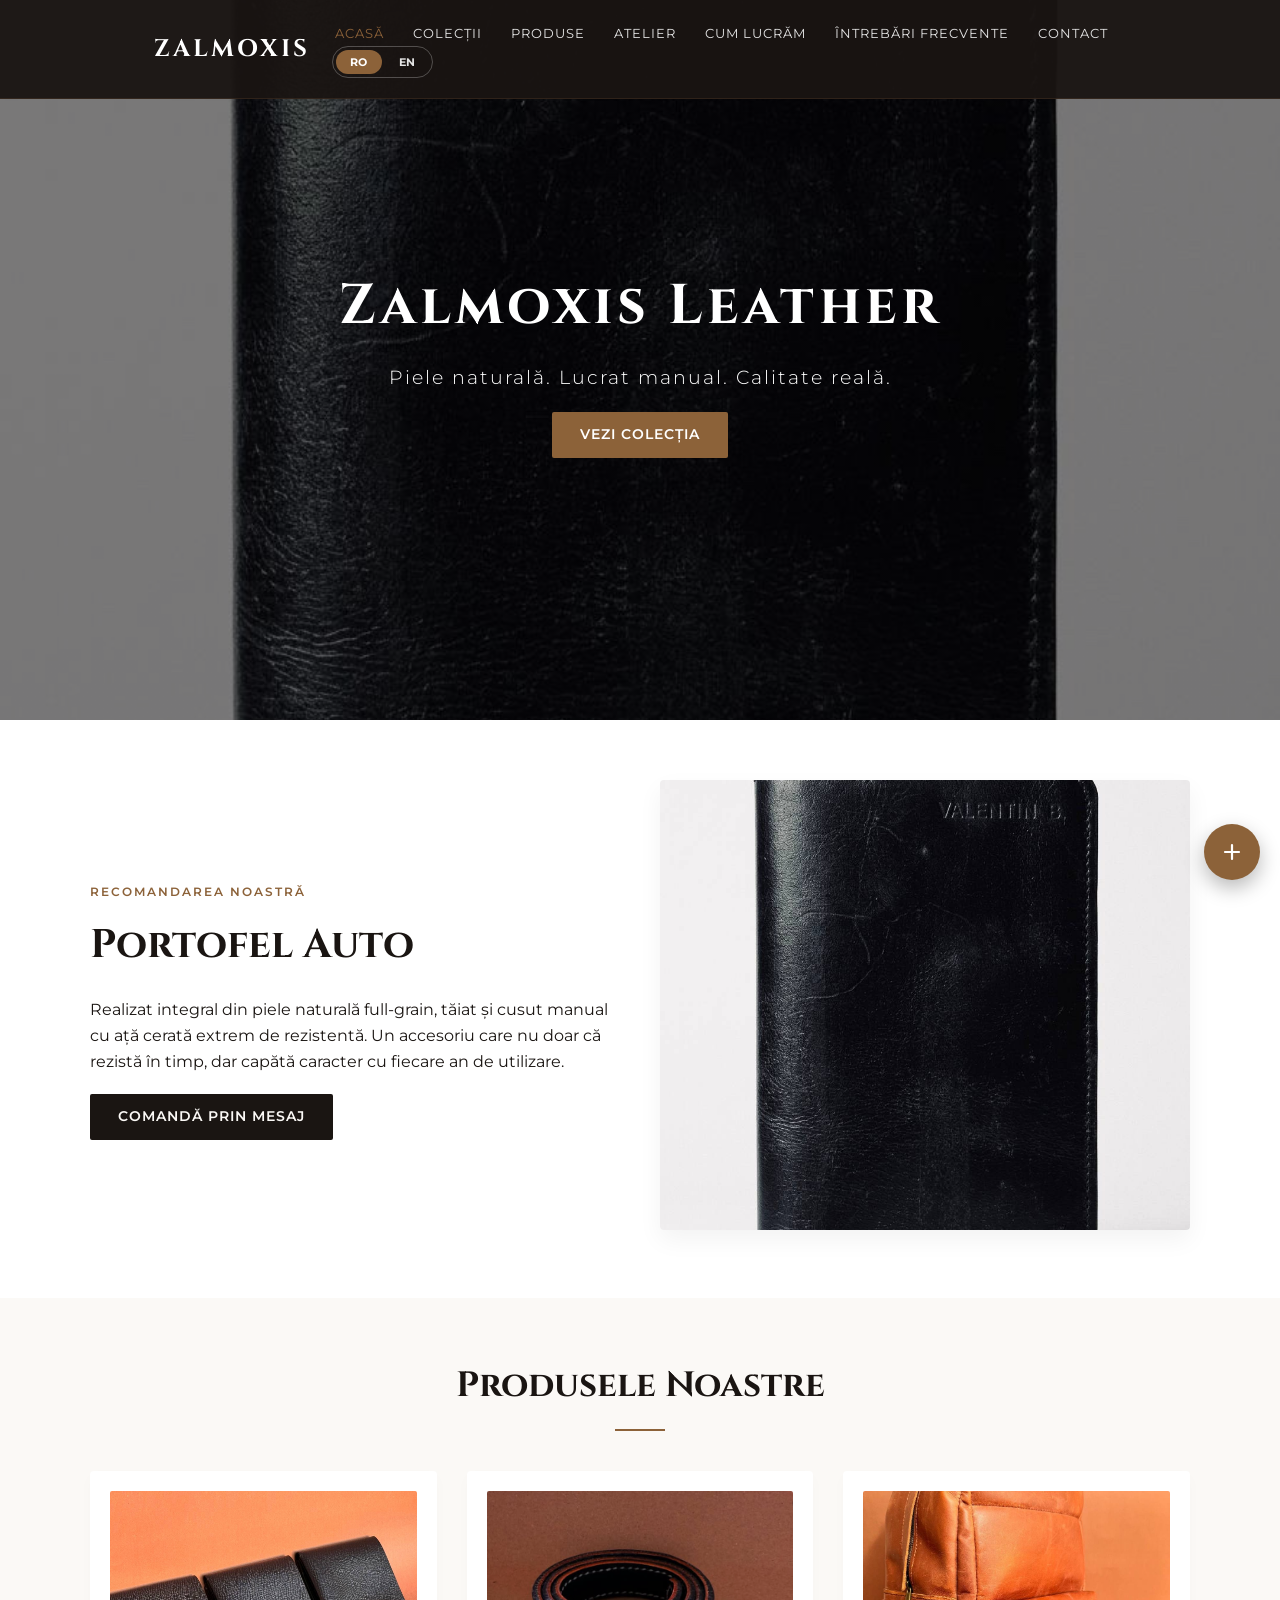
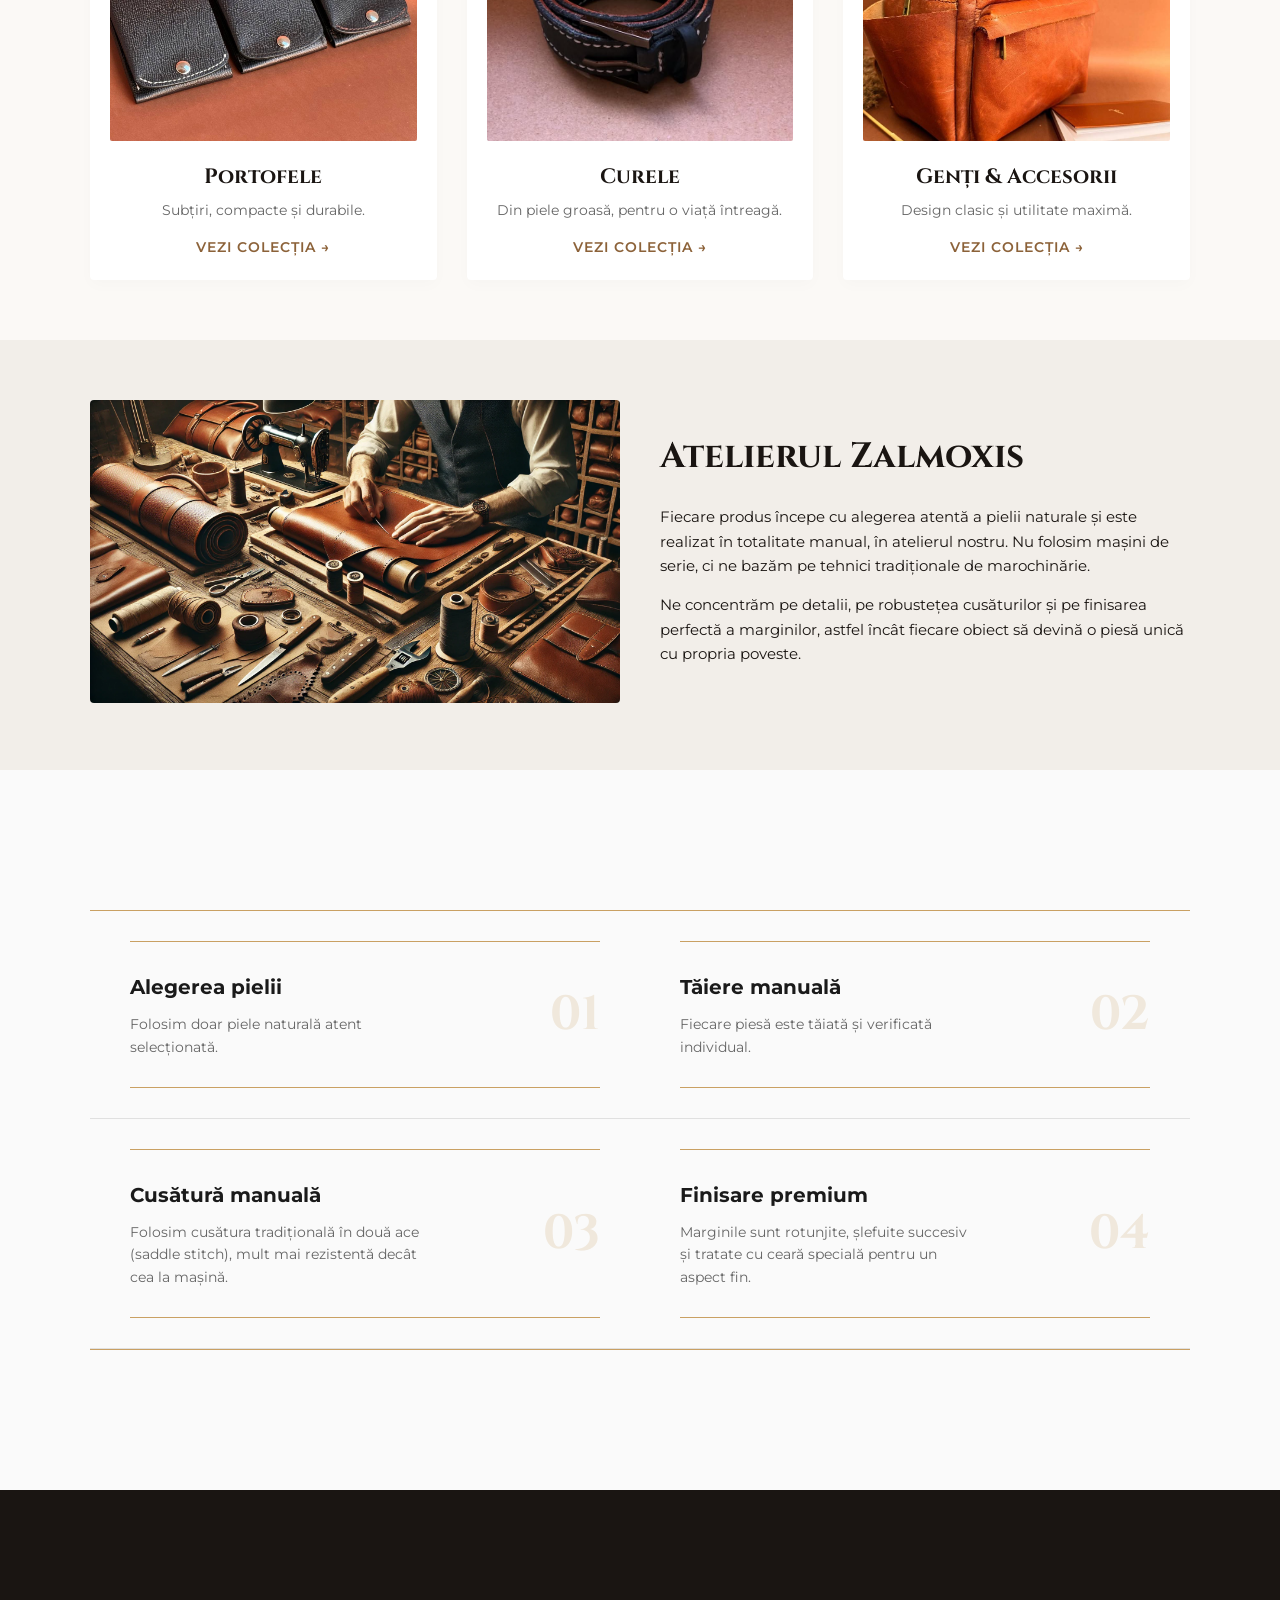
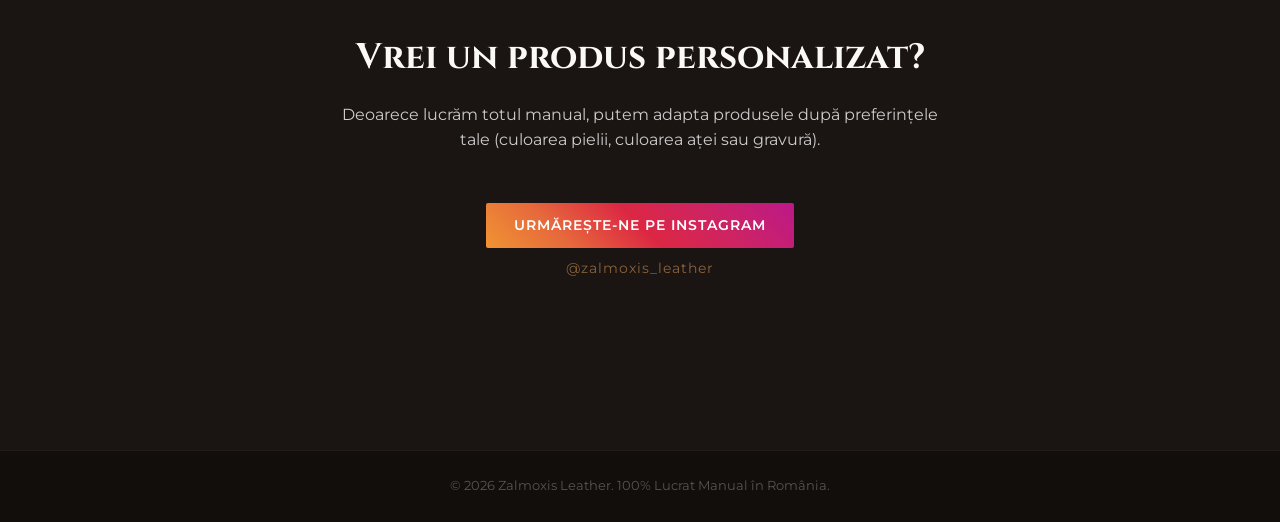
<file: index.html>
<!DOCTYPE html>
<html lang="ro">
<head>
    <meta charset="UTF-8">
    <meta name="viewport" content="width=device-width, initial-scale=1.0">
    <title>Zalmoxis Leather | Piele Naturală & Lucru Manual</title>

    <!-- Open Graph (previzualizare pe WhatsApp / Instagram / Facebook) -->
    <!-- ⚠️ Înlocuiește domeniul de mai jos cu adresa reală a site-ului -->
    <meta property="og:type" content="website">
    <meta property="og:site_name" content="Zalmoxis Leather">
    <meta property="og:title" content="Zalmoxis Leather | Piele Naturală & Lucru Manual">
    <meta property="og:description" content="Portofele, curele și genți din piele naturală, lucrate integral manual în atelier. Piele. Timp. Măiestrie.">
    <meta property="og:image" content="https://example.com/zalmoxis-leather/hero.jpg">
    <meta property="og:url" content="https://example.com/zalmoxis-leather/index.html">
    <meta property="og:locale" content="ro_RO">
    <meta name="twitter:card" content="summary_large_image">
    <meta name="twitter:title" content="Zalmoxis Leather | Piele Naturală & Lucru Manual">
    <meta name="twitter:description" content="Portofele, curele și genți din piele naturală, lucrate integral manual în atelier.">
    <meta name="twitter:image" content="https://example.com/zalmoxis-leather/hero.jpg">
    <link rel="preconnect" href="https://fonts.googleapis.com">
    <link rel="preconnect" href="https://fonts.gstatic.com" crossorigin>
    <link href="https://fonts.googleapis.com/css2?family=Cinzel:wght@500;700&family=Montserrat:wght@300;400;600&display=swap" rel="stylesheet">
    <link rel="stylesheet" href="style.css">
</head>
<body>

    <header>
        <div class="nav-container">
            <a href="#" class="logo" style="text-decoration: none !important; border: none !important;">ZALMOXIS</a>
            <div class="nav-right">
                <nav class="nav-menu">
                    <a href="index.html" class="active" data-i18n="nav_home">Acasă</a>
                    <a href="collections.html" data-i18n="nav_collections">Colecții</a>
                    <a href="#produse" data-i18n="nav_products">Produse</a>
                    <a href="#atelier" data-i18n="nav_atelier">Atelier</a>
                    <a href="#proces" data-i18n="nav_process">Cum lucrăm</a>
                    <a href="faq.html" data-i18n="nav_faq">Întrebări Frecvente</a>
                    <a href="#contact" data-i18n="nav_contact">Contact</a>
                    <div class="lang-seg" id="langSeg" role="group" aria-label="Alege limba">
                        <button type="button" class="lang-seg-btn" data-lang="ro">RO</button>
                        <button type="button" class="lang-seg-btn" data-lang="en">EN</button>
                    </div>
                </nav>
                <button class="menu-toggle" aria-label="Deschide meniul">☰</button>
            </div>
        </div>
    </header>

    <section class="hero">
        <div class="hero-content">
            <h1>Zalmoxis Leather</h1>
            <p class="slogan" data-i18n="hero_slogan">Piele naturală. Lucrat manual. Calitate reală.</p>
            <a href="#produse" class="btn" data-i18n="hero_cta">Vezi Colecția</a>
        </div>
    </section>

    <section class="featured-product">
        <div class="container grid-2">
            <div class="featured-text">
                <span class="tag" data-i18n="featured_tag">Recomandarea Noastră</span>
                <h2 data-i18n="featured_title">Portofel Auto</h2>
                <p data-i18n="featured_text">Realizat integral din piele naturală full-grain, tăiat și cusut manual cu ață cerată extrem de rezistentă. Un accesoriu care nu doar că rezistă în timp, dar capătă caracter cu fiecare an de utilizare.</p>
                <a href="#contact" class="btn btn-dark" data-i18n="featured_cta">Comandă prin Mesaj</a>
            </div>
            
            <div class="featured-image">
                <a href="products/portmoneu-masina.html" style="display: block; border: none !important; text-decoration: none !important;">
                    <img src="image/portmoneu-masina-negru.jpg" alt="Portofel Classic Zalmoxis">
                </a>
            </div>
        </div>
    </section>

    <section id="produse" class="products-section">
        <div class="container">
            <h2 class="section-title" data-i18n="products_title">Produsele Noastre</h2>
            <div class="products-grid">
                <a href="portofele.html" class="product-card-link">
                    <div class="product-card">
                        <div class="product-img-box">
                            <img src="image/portmoneu1.jpg" alt="Portofel Minimalist">
                        </div>
                        <h3 data-i18n="card_wallets_title">Portofele</h3>
                        <p data-i18n="card_wallets_desc">Subțiri, compacte și durabile.</p>
                        <span class="view-more" data-i18n="view_more">Vezi colecția →</span>
                    </div>
                </a>

                <a href="curele.html" class="product-card-link">
                    <div class="product-card">
                        <div class="product-img-box">
                            <img src="image/curea1.png" alt="Curea Classic">
                        </div>
                        <h3 data-i18n="card_belts_title">Curele</h3>
                        <p data-i18n="card_belts_desc">Din piele groasă, pentru o viață întreagă.</p>
                        <span class="view-more" data-i18n="view_more">Vezi colecția →</span>
                    </div>
                </a>

                <a href="genti.html" class="product-card-link">
                    <div class="product-card">
                        <div class="product-img-box">
                            <img src="image/geanta1.jpg" alt="Geantă Vintage">
                        </div>
                        <h3 data-i18n="card_bags_title">Genți &amp; Accesorii</h3>
                        <p data-i18n="card_bags_desc">Design clasic și utilitate maximă.</p>
                        <span class="view-more" data-i18n="view_more">Vezi colecția →</span>
                    </div>
                </a>
            </div>
        </div>
    </section>

    <section id="atelier" class="about-section">
        <div class="container grid-2">
            <div class="about-image">
                <img src="image/atelier.jpg" alt="Atelierul Zalmoxis">
            </div>
            <div class="about-text">
                <h2 data-i18n="atelier_title">Atelierul Zalmoxis</h2>
                <p data-i18n="atelier_p1">Fiecare produs începe cu alegerea atentă a pielii naturale și este realizat în totalitate manual, în atelierul nostru. Nu folosim mașini de serie, ci ne bazăm pe tehnici tradiționale de marochinărie.</p>
                <p data-i18n="atelier_p2">Ne concentrăm pe detalii, pe robustețea cusăturilor și pe finisarea perfectă a marginilor, astfel încât fiecare obiect să devină o piesă unică cu propria poveste.</p>
            </div>
        </div>
    </section>

    <section id="proces" class="process">
        <div class="container">
            <div class="process-grid">
                <div class="process-step">
                    <div class="step-content">
                        <h3 data-i18n="step1_title">Alegerea pielii</h3>
                        <p data-i18n="step1_desc">Folosim doar piele naturală atent selecționată.</p>
                    </div>
                    <div class="step-number">01</div>
                </div>
                <div class="process-step">
                    <div class="step-content">
                        <h3 data-i18n="step2_title">Tăiere manuală</h3>
                        <p data-i18n="step2_desc">Fiecare piesă este tăiată și verificată individual.</p>
                    </div>
                    <div class="step-number">02</div>
                </div>
                <div class="process-step">
                    <div class="step-content">
                        <h3 data-i18n="step3_title">Cusătură manuală</h3>
                        <p data-i18n="step3_desc">Folosim cusătura tradițională în două ace (saddle stitch), mult mai rezistentă decât cea la mașină.</p>
                    </div>
                    <div class="step-number">03</div>
                </div>
                <div class="process-step">
                    <div class="step-content">
                        <h3 data-i18n="step4_title">Finisare premium</h3>
                        <p data-i18n="step4_desc">Marginile sunt rotunjite, șlefuite succesiv și tratate cu ceară specială pentru un aspect fin.</p>
                    </div>
                    <div class="step-number">04</div>
                </div>
            </div>
        </div>
    </section>

    <section id="contact" class="contact-section">
        <div class="container text-center">
            <h2 data-i18n="contact_title">Vrei un produs personalizat?</h2>
            <p data-i18n="contact_text">Deoarece lucrăm totul manual, putem adapta produsele după preferințele tale (culoarea pielii, culoarea aței sau gravură).</p>
            <div class="contact-links">
                <a href="https://www.instagram.com/zalmoxis_leather" target="_blank" class="btn btn-instagram" data-i18n="contact_instagram">Urmărește-ne pe Instagram</a>
                <p class="instagram-handle">@zalmoxis_leather</p>
            </div>
        </div>
    </section>

    <footer>
        <p data-i18n="footer_text">&copy; 2026 Zalmoxis Leather. 100% Lucrat Manual în România.</p>
    </footer>
    <script src="script.js"></script>

    <script>
    // --- Sistem de limbă RO / EN, cu memorie (localStorage) valabilă pe tot site-ul ---
    // Folosește aceeași cheie ("zalmoxisLang") ca paginile de produs, deci limba
    // rămâne aceeași când navighezi între index.html și produse.
    (function () {
        const translations = {
            ro: {
                nav_home: "Acasă", nav_collections: "Colecții", nav_products: "Produse", nav_atelier: "Atelier",
                nav_process: "Cum lucrăm", nav_faq: "Întrebări Frecvente", nav_contact: "Contact",
                hero_slogan: "Piele naturală. Lucrat manual. Calitate reală.",
                hero_cta: "Vezi Colecția",
                featured_tag: "Recomandarea Noastră",
                featured_title: "Portofel Auto",
                featured_text: "Realizat integral din piele naturală full-grain, tăiat și cusut manual cu ață cerată extrem de rezistentă. Un accesoriu care nu doar că rezistă în timp, dar capătă caracter cu fiecare an de utilizare.",
                featured_cta: "Comandă prin Mesaj",
                products_title: "Produsele Noastre",
                card_wallets_title: "Portofele", card_wallets_desc: "Subțiri, compacte și durabile.",
                card_belts_title: "Curele", card_belts_desc: "Din piele groasă, pentru o viață întreagă.",
                card_bags_title: "Genți &amp; Accesorii", card_bags_desc: "Design clasic și utilitate maximă.",
                view_more: "Vezi colecția →",
                atelier_title: "Atelierul Zalmoxis",
                atelier_p1: "Fiecare produs începe cu alegerea atentă a pielii naturale și este realizat în totalitate manual, în atelierul nostru. Nu folosim mașini de serie, ci ne bazăm pe tehnici tradiționale de marochinărie.",
                atelier_p2: "Ne concentrăm pe detalii, pe robustețea cusăturilor și pe finisarea perfectă a marginilor, astfel încât fiecare obiect să devină o piesă unică cu propria poveste.",
                step1_title: "Alegerea pielii", step1_desc: "Folosim doar piele naturală atent selecționată.",
                step2_title: "Tăiere manuală", step2_desc: "Fiecare piesă este tăiată și verificată individual.",
                step3_title: "Cusătură manuală", step3_desc: "Folosim cusătura tradițională în două ace (saddle stitch), mult mai rezistentă decât cea la mașină.",
                step4_title: "Finisare premium", step4_desc: "Marginile sunt rotunjite, șlefuite succesiv și tratate cu ceară specială pentru un aspect fin.",
                contact_title: "Vrei un produs personalizat?",
                contact_text: "Deoarece lucrăm totul manual, putem adapta produsele după preferințele tale (culoarea pielii, culoarea aței sau gravură).",
                contact_instagram: "Urmărește-ne pe Instagram",
                footer_text: "&copy; 2026 Zalmoxis Leather. 100% Lucrat Manual în România."
            },
            en: {
                nav_home: "Home", nav_collections: "Collections", nav_products: "Products", nav_atelier: "Workshop",
                nav_process: "How We Work", nav_faq: "FAQ", nav_contact: "Contact",
                hero_slogan: "Natural leather. Handmade. Real quality.",
                hero_cta: "View Collection",
                featured_tag: "Our Recommendation",
                featured_title: "Car Wallet",
                featured_text: "Made entirely from full-grain natural leather, hand-cut and hand-stitched with extremely durable waxed thread. An accessory that doesn't just last — it gains character with every year of use.",
                featured_cta: "Order via Message",
                products_title: "Our Products",
                card_wallets_title: "Wallets", card_wallets_desc: "Slim, compact and durable.",
                card_belts_title: "Belts", card_belts_desc: "Thick leather, built to last a lifetime.",
                card_bags_title: "Bags &amp; Accessories", card_bags_desc: "Classic design, maximum utility.",
                view_more: "View collection →",
                atelier_title: "The Zalmoxis Workshop",
                atelier_p1: "Every product starts with careful selection of natural leather and is made entirely by hand, in our workshop. We don't use mass-production machines — we rely on traditional leatherworking techniques.",
                atelier_p2: "We focus on detail, sturdy stitching and perfectly finished edges, so every piece becomes a unique item with its own story.",
                step1_title: "Choosing the leather", step1_desc: "We only use carefully selected natural leather.",
                step2_title: "Hand cutting", step2_desc: "Every piece is cut and checked individually.",
                step3_title: "Hand stitching", step3_desc: "We use the traditional saddle stitch, far more durable than machine stitching.",
                step4_title: "Premium finishing", step4_desc: "Edges are rounded, sanded in stages and treated with a special wax for a fine finish.",
                contact_title: "Want a personalised product?",
                contact_text: "Because everything is handmade, we can adapt products to your preferences (leather colour, thread colour or engraving).",
                contact_instagram: "Follow us on Instagram",
                footer_text: "&copy; 2026 Zalmoxis Leather. 100% Handmade in Romania."
            }
        };

        function applyLanguage(lang) {
            document.documentElement.setAttribute("lang", lang);
            const t = translations[lang];
            document.querySelectorAll("[data-i18n]").forEach((el) => {
                const key = el.getAttribute("data-i18n");
                if (t[key] !== undefined) el.innerHTML = t[key];
            });
            document.querySelectorAll(".lang-seg-btn").forEach((b) => {
                b.classList.toggle("is-active", b.dataset.lang === lang);
            });
            localStorage.setItem("zalmoxisLang", lang);
        }

        let currentLang = localStorage.getItem("zalmoxisLang") || "ro";
        applyLanguage(currentLang);

        document.querySelectorAll(".lang-seg-btn").forEach((b) => {
            b.addEventListener("click", () => {
                currentLang = b.dataset.lang;
                applyLanguage(currentLang);
            });
        });
    })();
    </script>

<!-- Buton flotant Instagram + Viber -->
<div class="zfab-wrap" id="zfabWrap">
    <button class="zfab-main" id="zfabMain" aria-label="Contactează-ne">
        <svg class="zfab-icon-plus" viewBox="0 0 24 24" fill="none" stroke="white" stroke-width="2.2" stroke-linecap="round"><path d="M12 5v14M5 12h14"/></svg>
    </button>
    <a class="zfab-option zfab-viber" href="viber://chat?number=%2B37369639506" target="_blank" rel="noopener" aria-label="Scrie-ne pe Viber">
        <span class="zfab-label">Viber</span>
        <svg viewBox="0 0 24 24" width="22" height="22" fill="white"><path d="M12 2C6.48 2 2 6.02 2 11c0 2.8 1.44 5.3 3.7 6.94L5 22l4.3-2.02c.86.2 1.76.32 2.7.32 5.52 0 10-4.02 10-9s-4.48-9-10-9z"/></svg>
    </a>
    <a class="zfab-option zfab-instagram" href="https://www.instagram.com/zalmoxis_leather" target="_blank" rel="noopener" aria-label="Scrie-ne pe Instagram">
        <span class="zfab-label">Instagram</span>
        <svg viewBox="0 0 24 24" width="22" height="22" fill="none" stroke="white" stroke-width="1.8"><rect x="3" y="3" width="18" height="18" rx="5"/><circle cx="12" cy="12" r="4"/><circle cx="17.5" cy="6.5" r="1"/></svg>
    </a>
</div>
<script>
(function(){
    var wrap = document.getElementById('zfabWrap');
    var main = document.getElementById('zfabMain');
    if(!wrap || !main) return;
    main.addEventListener('click', function(e){ e.stopPropagation(); wrap.classList.toggle('open'); });
    document.addEventListener('click', function(e){ if(!wrap.contains(e.target)) wrap.classList.remove('open'); });
})();
</script>

</body>
</html>
</file>
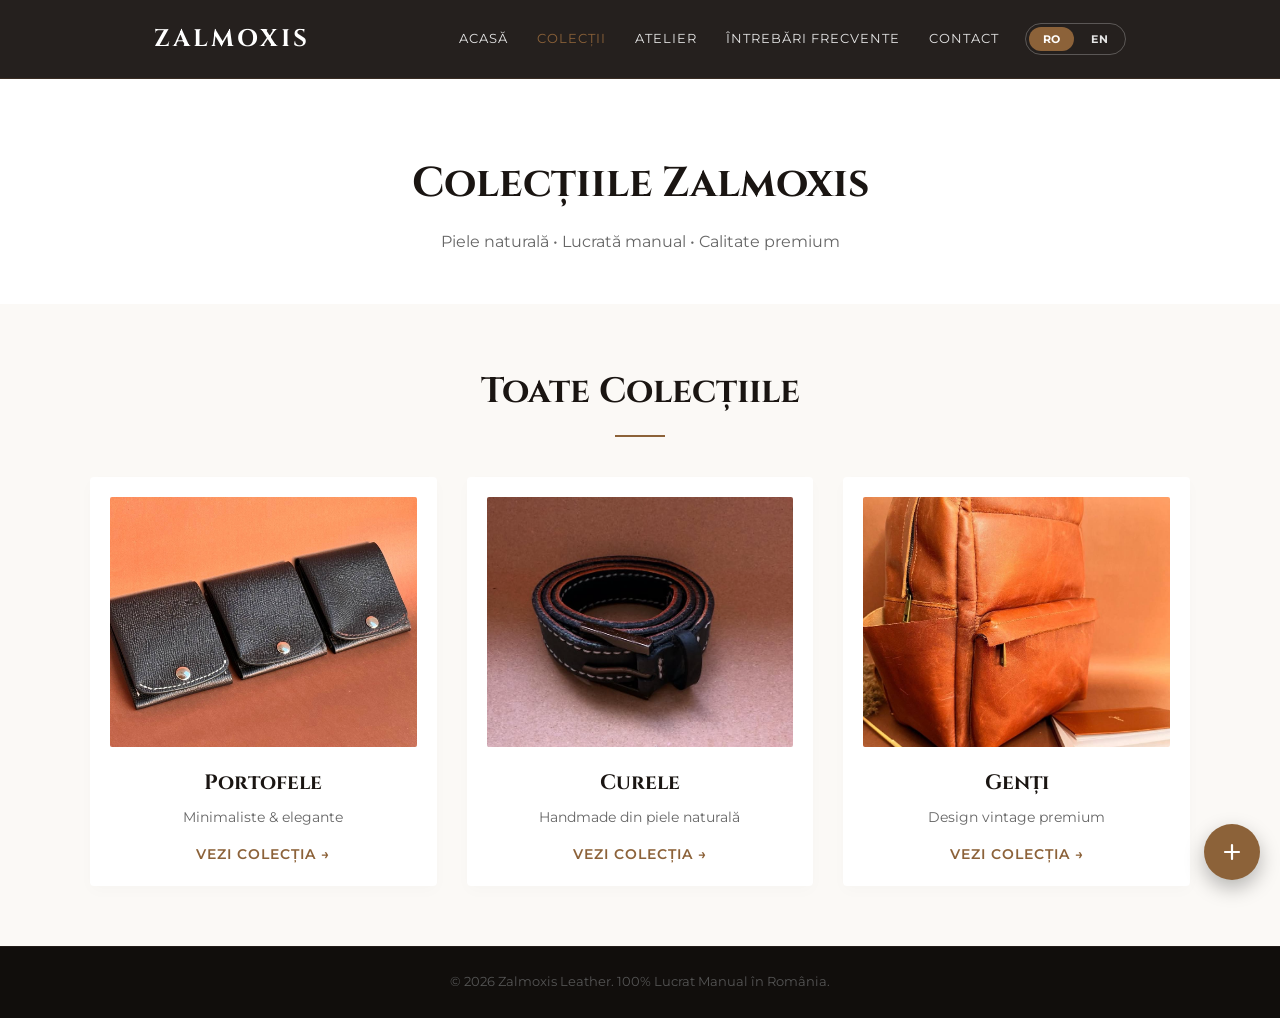
<file: collections.html>
<!DOCTYPE html>
<html lang="ro">
<head>
    <meta charset="UTF-8">
    <meta name="viewport" content="width=device-width, initial-scale=1.0">
    <title>Colecții | Zalmoxis Leather</title>

    <!-- Open Graph (previzualizare pe WhatsApp / Instagram / Facebook) -->
    <!-- ⚠️ Înlocuiește domeniul de mai jos cu adresa reală a site-ului -->
    <meta property="og:type" content="website">
    <meta property="og:site_name" content="Zalmoxis Leather">
    <meta property="og:title" content="Colecții | Zalmoxis Leather">
    <meta property="og:description" content="Portofele, curele și genți din piele naturală, lucrate integral manual în atelier.">
    <meta property="og:image" content="https://example.com/zalmoxis-leather/hero.jpg">
    <meta property="og:url" content="https://example.com/zalmoxis-leather/collections.html">
    <meta property="og:locale" content="ro_RO">
    <meta name="twitter:card" content="summary_large_image">
    <meta name="twitter:title" content="Colecții | Zalmoxis Leather">
    <meta name="twitter:description" content="Portofele, curele și genți din piele naturală, lucrate integral manual.">
    <meta name="twitter:image" content="https://example.com/zalmoxis-leather/hero.jpg">
    <link rel="preconnect" href="https://fonts.googleapis.com">
    <link rel="preconnect" href="https://fonts.gstatic.com" crossorigin>
    <link href="https://fonts.googleapis.com/css2?family=Cinzel:wght@500;700&family=Montserrat:wght@300;400;600&display=swap" rel="stylesheet">
    <link rel="stylesheet" href="style.css">
    <style>
        .collections-hero {
            padding: 150px 20px 50px;
            text-align: center;
            background-color: var(--color-card-bg);
        }
        .collections-hero h1 { font-family: var(--font-heading); font-size: 2.6rem; margin-bottom: 12px; }
        .collections-hero p { color: var(--color-grey); max-width: 520px; margin: 0 auto; }

        .reveal { opacity: 0; transform: translateY(18px); transition: opacity 0.6s ease, transform 0.6s ease; }
        .reveal.is-visible { opacity: 1; transform: translateY(0); }
    </style>
</head>
<body>

    <header>
        <div class="nav-container">
            <a href="index.html" class="logo" style="text-decoration: none !important; border: none !important;">ZALMOXIS</a>
            <div class="nav-right">
                <nav class="nav-menu">
                    <a href="index.html" data-i18n="nav_home">Acasă</a>
                    <a href="collections.html" class="active" data-i18n="nav_collections">Colecții</a>
                    <a href="index.html#atelier" data-i18n="nav_atelier">Atelier</a>
                    <a href="faq.html" data-i18n="nav_faq">Întrebări Frecvente</a>
                    <a href="index.html#contact" data-i18n="nav_contact">Contact</a>
                    <div class="lang-seg" id="langSeg" role="group" aria-label="Alege limba">
                        <button type="button" class="lang-seg-btn" data-lang="ro">RO</button>
                        <button type="button" class="lang-seg-btn" data-lang="en">EN</button>
                    </div>
                </nav>
                <button class="menu-toggle" aria-label="Deschide meniul">☰</button>
            </div>
        </div>
    </header>

    <section class="collections-hero">
        <h1 data-i18n="hero_title">Colecțiile Zalmoxis</h1>
        <p data-i18n="hero_subtitle">Piele naturală • Lucrată manual • Calitate premium</p>
    </section>

    <section class="products-section">
        <div class="container">
            <h2 class="section-title reveal" data-i18n="section_title">Toate Colecțiile</h2>
            <div class="products-grid">
                <a href="portofele.html" class="product-card-link">
                    <div class="product-card reveal">
                        <div class="product-img-box">
                            <img src="image/portmoneu1.jpg" alt="Portofele">
                        </div>
                        <h3 data-i18n="card_wallets_title">Portofele</h3>
                        <p data-i18n="card_wallets_desc">Minimaliste &amp; elegante</p>
                        <span class="view-more" data-i18n="view_more">Vezi colecția →</span>
                    </div>
                </a>

                <a href="products/curea-classic.html" class="product-card-link">
                    <div class="product-card reveal">
                        <div class="product-img-box">
                            <img src="image/curea1.png" alt="Curele">
                        </div>
                        <h3 data-i18n="card_belts_title">Curele</h3>
                        <p data-i18n="card_belts_desc">Handmade din piele naturală</p>
                        <span class="view-more" data-i18n="view_more">Vezi colecția →</span>
                    </div>
                </a>

                <a href="products/geanta-vintage.html" class="product-card-link">
                    <div class="product-card reveal">
                        <div class="product-img-box">
                            <img src="image/geanta1.jpg" alt="Genți">
                        </div>
                        <h3 data-i18n="card_bags_title">Genți</h3>
                        <p data-i18n="card_bags_desc">Design vintage premium</p>
                        <span class="view-more" data-i18n="view_more">Vezi colecția →</span>
                    </div>
                </a>
            </div>
        </div>
    </section>

    <footer>
        <p data-i18n="footer_text">&copy; 2026 Zalmoxis Leather. 100% Lucrat Manual în România.</p>
    </footer>

    <script src="script.js"></script>

    <script>
    // --- Sistem de limbă RO / EN, cu memorie (localStorage) comună pe tot site-ul ---
    (function () {
        const translations = {
            ro: {
                nav_home: "Acasă", nav_collections: "Colecții", nav_atelier: "Atelier",
                nav_faq: "Întrebări Frecvente", nav_contact: "Contact",
                hero_title: "Colecțiile Zalmoxis",
                hero_subtitle: "Piele naturală • Lucrată manual • Calitate premium",
                section_title: "Toate Colecțiile",
                card_wallets_title: "Portofele", card_wallets_desc: "Minimaliste &amp; elegante",
                card_belts_title: "Curele", card_belts_desc: "Handmade din piele naturală",
                card_bags_title: "Genți", card_bags_desc: "Design vintage premium",
                view_more: "Vezi colecția →",
                footer_text: "&copy; 2026 Zalmoxis Leather. 100% Lucrat Manual în România."
            },
            en: {
                nav_home: "Home", nav_collections: "Collections", nav_atelier: "Workshop",
                nav_faq: "FAQ", nav_contact: "Contact",
                hero_title: "The Zalmoxis Collections",
                hero_subtitle: "Natural leather • Handmade • Premium quality",
                section_title: "All Collections",
                card_wallets_title: "Wallets", card_wallets_desc: "Minimalist &amp; elegant",
                card_belts_title: "Belts", card_belts_desc: "Handmade from natural leather",
                card_bags_title: "Bags", card_bags_desc: "Premium vintage design",
                view_more: "View collection →",
                footer_text: "&copy; 2026 Zalmoxis Leather. 100% Handmade in Romania."
            }
        };

        function applyLanguage(lang) {
            document.documentElement.setAttribute("lang", lang);
            const t = translations[lang];
            document.querySelectorAll("[data-i18n]").forEach((el) => {
                const key = el.getAttribute("data-i18n");
                if (t[key] !== undefined) el.innerHTML = t[key];
            });
            document.querySelectorAll(".lang-seg-btn").forEach((b) => {
                b.classList.toggle("is-active", b.dataset.lang === lang);
            });
            localStorage.setItem("zalmoxisLang", lang);
        }

        let currentLang = localStorage.getItem("zalmoxisLang") || "ro";
        applyLanguage(currentLang);

        document.querySelectorAll(".lang-seg-btn").forEach((b) => {
            b.addEventListener("click", () => {
                currentLang = b.dataset.lang;
                applyLanguage(currentLang);
            });
        });
    })();

    // --- Reveal la scroll (titlu + carduri) ---
    (function () {
        const els = document.querySelectorAll(".reveal");
        if ("IntersectionObserver" in window) {
            const obs = new IntersectionObserver((entries) => {
                entries.forEach((entry) => {
                    if (entry.isIntersecting) {
                        entry.target.classList.add("is-visible");
                        obs.unobserve(entry.target);
                    }
                });
            }, { threshold: 0.15 });
            els.forEach((el) => obs.observe(el));
        } else {
            els.forEach((el) => el.classList.add("is-visible"));
        }
    })();
    </script>

<!-- Buton flotant Instagram + Viber -->
<div class="zfab-wrap" id="zfabWrap">
    <button class="zfab-main" id="zfabMain" aria-label="Contactează-ne">
        <svg class="zfab-icon-plus" viewBox="0 0 24 24" fill="none" stroke="white" stroke-width="2.2" stroke-linecap="round"><path d="M12 5v14M5 12h14"/></svg>
    </button>
    <a class="zfab-option zfab-viber" href="viber://chat?number=%2B37369639506" target="_blank" rel="noopener" aria-label="Scrie-ne pe Viber">
        <span class="zfab-label">Viber</span>
        <svg viewBox="0 0 24 24" width="22" height="22" fill="white"><path d="M12 2C6.48 2 2 6.02 2 11c0 2.8 1.44 5.3 3.7 6.94L5 22l4.3-2.02c.86.2 1.76.32 2.7.32 5.52 0 10-4.02 10-9s-4.48-9-10-9z"/></svg>
    </a>
    <a class="zfab-option zfab-instagram" href="https://www.instagram.com/zalmoxis_leather" target="_blank" rel="noopener" aria-label="Scrie-ne pe Instagram">
        <span class="zfab-label">Instagram</span>
        <svg viewBox="0 0 24 24" width="22" height="22" fill="none" stroke="white" stroke-width="1.8"><rect x="3" y="3" width="18" height="18" rx="5"/><circle cx="12" cy="12" r="4"/><circle cx="17.5" cy="6.5" r="1"/></svg>
    </a>
</div>
<script>
(function(){
    var wrap = document.getElementById('zfabWrap');
    var main = document.getElementById('zfabMain');
    if(!wrap || !main) return;
    main.addEventListener('click', function(e){ e.stopPropagation(); wrap.classList.toggle('open'); });
    document.addEventListener('click', function(e){ if(!wrap.contains(e.target)) wrap.classList.remove('open'); });
})();
</script>

</body>
</html>
</file>
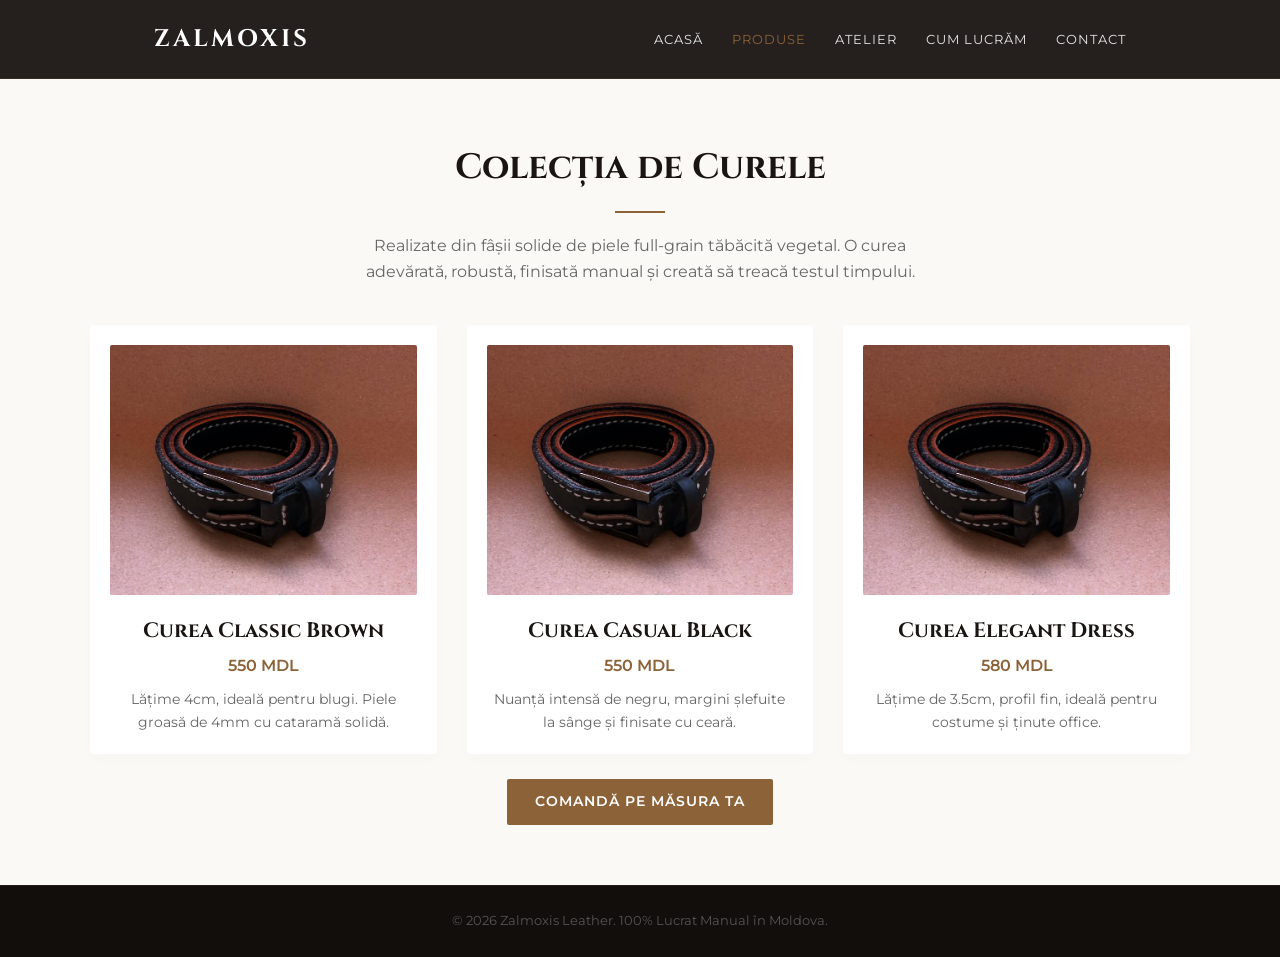
<file: curele.html>
<!DOCTYPE html>
<html lang="ro">
<head>
    <meta charset="UTF-8">
    <meta name="viewport" content="width=device-width, initial-scale=1.0">
    <title>Curele din Piele | Zalmoxis Leather</title>
    <link rel="preconnect" href="https://fonts.googleapis.com">
    <link rel="preconnect" href="https://fonts.gstatic.com" crossorigin>
    <link href="https://fonts.googleapis.com/css2?family=Cinzel:wght@500;700&family=Montserrat:wght@300;400;600&display=swap" rel="stylesheet">
    <link rel="stylesheet" href="style.css">
</head>
<body>

    <header>
        <div class="nav-container">
            <a href="index.html" class="logo" style="text-decoration: none !important; border: none !important;">ZALMOXIS</a>
            <button class="menu-toggle" aria-label="Deschide meniul">☰</button>
            <nav class="nav-menu">
                <a href="index.html">Acasă</a>
                <a href="index.html#produse" class="active">Produse</a>
                <a href="index.html#atelier">Atelier</a>
                <a href="index.html#proces">Cum lucrăm</a>
                <a href="index.html#contact">Contact</a>
            </nav>
        </div>
    </header>

    <section class="container" style="padding-top: 140px;">
        <h2 class="section-title" id="pageTitle">Colecția de Curele</h2>
        <p class="text-center" id="pageIntro" style="max-width: 600px; margin: -20px auto 40px; color: var(--color-grey);">
            Realizate din fâșii solide de piele full-grain tăbăcită vegetal. O curea adevărată, robustă, finisată manual și creată să treacă testul timpului.
        </p>

        <div class="products-grid" id="productsGrid">
            
            <!-- Produsul 1 -->
            <a href="products/curea-classic.html" class="product-card-link">    
                <div class="product-card">
                    <div class="product-img-box">
                        <img src="image/curea1.png" alt="Curea Classic">
                    </div>
                    <h3>Curea Classic Brown</h3>
                    <div class="price" style="font-weight: 600; color: var(--color-accent); margin: 5px 0 10px;">550 MDL</div>
                    <p>Lățime 4cm, ideală pentru blugi. Piele groasă de 4mm cu cataramă solidă.</p>
                </div>
            </a>

            <!-- Produsul 2 -->
            <a href="products/curea-classic.html" class="product-card-link">
                <div class="product-card">
                    <div class="product-img-box">
                        <img src="image/curea1.png" alt="Curea Casual Black">
                    </div>
                    <h3>Curea Casual Black</h3>
                    <div class="price" style="font-weight: 600; color: var(--color-accent); margin: 5px 0 10px;">550 MDL</div>
                    <p>Nuanță intensă de negru, margini șlefuite la sânge și finisate cu ceară.</p>
                </div>
            </a>

            <!-- Produsul 3 -->
            <a href="products/curea-classic.html" class="product-card-link">
                <div class="product-card">
                    <div class="product-img-box">
                        <img src="image/curea1.png" alt="Curea Elegantă Office">
                    </div>
                    <h3>Curea Elegant Dress</h3>
                    <div class="price" style="font-weight: 600; color: var(--color-accent); margin: 5px 0 10px;">580 MDL</div>
                    <p>Lățime de 3.5cm, profil fin, ideală pentru costume și ținute office.</p>
                </div>
            </a>
            
        </div>
     
        <div class="text-center" style="margin-top: 5px;">
            <a href="index.html#contact" class="btn" id="ctaBtn">Comandă pe măsura ta</a>
        </div>
    </section>

    <footer>
        <p>&copy; 2026 Zalmoxis Leather. 100% Lucrat Manual în Moldova.</p>
    </footer>

    <script src="script.js"></script>
    <script>
    // Preluare produse editabile din panoul de administrare (category-data/curele.json)
    fetch("category-data/curele.json")
        .then(r => r.json())
        .then(data => {
            if (data.pageTitle) document.getElementById("pageTitle").textContent = data.pageTitle;
            if (data.pageIntro) document.getElementById("pageIntro").textContent = data.pageIntro;
            if (data.ctaText) document.getElementById("ctaBtn").textContent = data.ctaText;
            if (Array.isArray(data.items) && data.items.length) {
                const grid = document.getElementById("productsGrid");
                grid.innerHTML = "";
                data.items.forEach(item => {
                    const a = document.createElement("a");
                    a.href = item.link || "#";
                    a.className = "product-card-link";
                    a.innerHTML =
                        '<div class="product-card">' +
                        '<div class="product-img-box"><img src="' + item.image + '" alt="' + item.title + '"></div>' +
                        '<h3>' + item.title + '</h3>' +
                        '<div class="price" style="font-weight: 600; color: var(--color-accent); margin: 5px 0 10px;">' + item.price + '</div>' +
                        '<p>' + item.description + '</p>' +
                        '</div>';
                    grid.appendChild(a);
                });
            }
        })
        .catch(err => console.warn("Nu s-au putut încărca produsele categoriei:", err));
    </script>
</body>
</html>
</file>
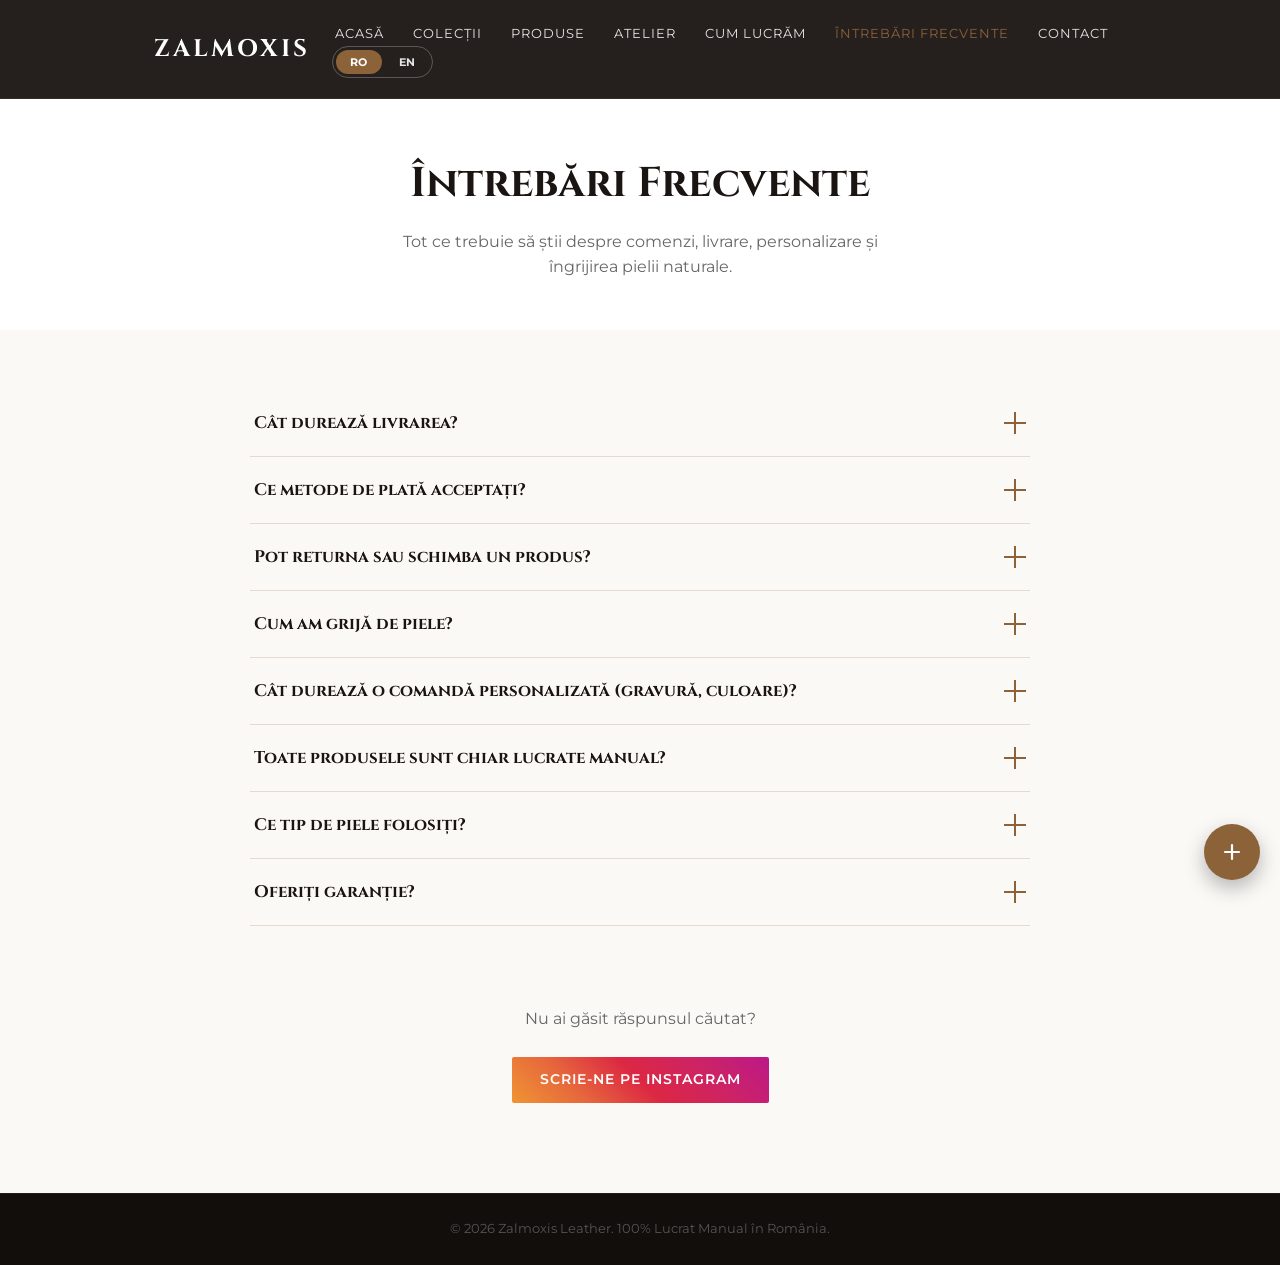
<file: faq.html>
<!DOCTYPE html>
<html lang="ro">
<head>
    <meta charset="UTF-8">
    <meta name="viewport" content="width=device-width, initial-scale=1.0">
    <title>Întrebări Frecvente | Zalmoxis Leather</title>

    <!-- Open Graph (previzualizare pe WhatsApp / Instagram / Facebook) -->
    <!-- ⚠️ Înlocuiește domeniul de mai jos cu adresa reală a site-ului -->
    <meta property="og:type" content="website">
    <meta property="og:site_name" content="Zalmoxis Leather">
    <meta property="og:title" content="Întrebări Frecvente | Zalmoxis Leather">
    <meta property="og:description" content="Livrare, retur, personalizare și îngrijirea pielii naturale — tot ce trebuie să știi înainte de a comanda.">
    <meta property="og:image" content="https://example.com/zalmoxis-leather/hero.jpg">
    <meta property="og:url" content="https://example.com/zalmoxis-leather/faq.html">
    <meta property="og:locale" content="ro_RO">
    <meta name="twitter:card" content="summary_large_image">
    <meta name="twitter:title" content="Întrebări Frecvente | Zalmoxis Leather">
    <meta name="twitter:description" content="Livrare, retur, personalizare și îngrijirea pielii naturale.">
    <meta name="twitter:image" content="https://example.com/zalmoxis-leather/hero.jpg">
    <link rel="preconnect" href="https://fonts.googleapis.com">
    <link rel="preconnect" href="https://fonts.gstatic.com" crossorigin>
    <link href="https://fonts.googleapis.com/css2?family=Cinzel:wght@500;700&family=Montserrat:wght@300;400;600&display=swap" rel="stylesheet">
    <link rel="stylesheet" href="style.css">
    <style>
        .faq-hero {
            padding: 150px 20px 50px;
            text-align: center;
            background-color: var(--color-card-bg);
        }
        .faq-hero h1 { font-family: var(--font-heading); font-size: 2.6rem; margin-bottom: 12px; }
        .faq-hero p { color: var(--color-grey); max-width: 520px; margin: 0 auto; }

        .faq-list { max-width: 780px; margin: 0 auto; padding: 60px 0; }

        .faq-item {
            border-bottom: 1px solid rgba(140, 98, 57, 0.2);
        }
        .faq-question {
            width: 100%;
            display: flex;
            align-items: center;
            justify-content: space-between;
            gap: 20px;
            padding: 22px 4px;
            background: none;
            border: none;
            text-align: left;
            font-family: var(--font-heading);
            font-size: 1.05rem;
            font-weight: 700;
            color: var(--color-dark);
            cursor: pointer;
        }
        .faq-icon {
            flex-shrink: 0;
            width: 22px;
            height: 22px;
            position: relative;
        }
        .faq-icon::before, .faq-icon::after {
            content: '';
            position: absolute;
            background: var(--color-accent);
            transition: transform 0.3s ease;
        }
        .faq-icon::before { top: 50%; left: 0; width: 100%; height: 2px; transform: translateY(-50%); }
        .faq-icon::after { left: 50%; top: 0; width: 2px; height: 100%; transform: translateX(-50%); }
        .faq-item.open .faq-icon::after { transform: translateX(-50%) rotate(90deg); opacity: 0; }

        .faq-answer {
            max-height: 0;
            overflow: hidden;
            transition: max-height 0.35s ease;
        }
        .faq-answer-inner {
            padding: 0 4px 22px;
            color: var(--color-grey);
            font-size: 0.95rem;
            line-height: 1.7;
            max-width: 640px;
        }

        .faq-cta {
            text-align: center;
            padding: 20px 20px 90px;
        }
        .faq-cta p { color: var(--color-grey); margin-bottom: 6px; }
    </style>
</head>
<body>

    <header>
        <div class="nav-container">
            <a href="index.html" class="logo" style="text-decoration: none !important; border: none !important;">ZALMOXIS</a>
            <div class="nav-right">
                <nav class="nav-menu">
                    <a href="index.html" data-i18n="nav_home">Acasă</a>
                    <a href="collections.html" data-i18n="nav_collections">Colecții</a>
                    <a href="index.html#produse" data-i18n="nav_products">Produse</a>
                    <a href="index.html#atelier" data-i18n="nav_atelier">Atelier</a>
                    <a href="index.html#proces" data-i18n="nav_process">Cum lucrăm</a>
                    <a href="faq.html" class="active" data-i18n="nav_faq">Întrebări Frecvente</a>
                    <a href="index.html#contact" data-i18n="nav_contact">Contact</a>
                    <div class="lang-seg" id="langSeg" role="group" aria-label="Alege limba">
                        <button type="button" class="lang-seg-btn" data-lang="ro">RO</button>
                        <button type="button" class="lang-seg-btn" data-lang="en">EN</button>
                    </div>
                </nav>
                <button class="menu-toggle" aria-label="Deschide meniul">☰</button>
            </div>
        </div>
    </header>

    <section class="faq-hero">
        <h1 data-i18n="faq_title">Întrebări Frecvente</h1>
        <p data-i18n="faq_subtitle">Tot ce trebuie să știi despre comenzi, livrare, personalizare și îngrijirea pielii naturale.</p>
    </section>

    <section class="container faq-list" id="faqList">
        <!-- Itemii FAQ sunt generați din JS (translations), ca să rămână traduși corect -->
    </section>

    <section class="faq-cta">
        <p data-i18n="faq_cta_text">Nu ai găsit răspunsul căutat?</p>
        <a href="https://www.instagram.com/zalmoxis_leather" target="_blank" class="btn btn-instagram" data-i18n="faq_cta_btn">Scrie-ne pe Instagram</a>
    </section>

    <footer>
        <p data-i18n="footer_text">&copy; 2026 Zalmoxis Leather. 100% Lucrat Manual în România.</p>
    </footer>

    <script src="script.js"></script>

    <script>
    // --- Sistem de limbă RO / EN, cu memorie (localStorage) comună pe tot site-ul ---
    (function () {
        const faqData = {
            ro: [
                { q: "Cât durează livrarea?", a: "Livrăm în toată Moldova, de regulă în 1-3 zile lucrătoare de la confirmarea comenzii. Pentru comenzi personalizate (gravură, culoare la cerere), termenul de execuție se adaugă la timpul de livrare — îți spunem exact la confirmare." },
                { q: "Ce metode de plată acceptați?", a: "Plata se face ramburs (numerar la livrare) sau prin transfer, în funcție de curier. Detaliile exacte se stabilesc atunci când confirmăm comanda prin telefon sau mesaj." },
                { q: "Pot returna sau schimba un produs?", a: "Da. Ai la dispoziție 14 zile de la primirea coletului pentru a returna produsul, dacă nu a fost personalizat și este în starea inițială. Pentru produsele personalizate (gravură, culoare specială), returul nu este posibil, exact fiindcă sunt făcute special pentru tine." },
                { q: "Cum am grijă de piele?", a: "Piele naturală tăbăcită vegetal are nevoie de puțină atenție: evită expunerea prelungită la umezeală și soare direct, iar din când în când poți aplica o cremă naturală de întreținere. E normal ca, în timp, culoarea să capete o patină mai închisă — asta face parte din farmecul pielii naturale, nu e un defect." },
                { q: "Cât durează o comandă personalizată (gravură, culoare)?", a: "În general 3-7 zile lucrătoare, în funcție de complexitate și de câte comenzi avem în lucru. Îți confirmăm termenul exact când discutăm detaliile." },
                { q: "Toate produsele sunt chiar lucrate manual?", a: "Da, integral. Nu folosim linii de producție automate — fiecare piesă este tăiată, cusută și finisată manual, în atelier. De aceea pot exista mici variații naturale între produse identice ca model." },
                { q: "Ce tip de piele folosiți?", a: "Piele naturală de bovină, tăbăcită vegetal, aleasă bucată cu bucată. Nu folosim piele ecologică/sintetică." },
                { q: "Oferiți garanție?", a: "Da — garantăm calitatea cusăturilor și a materialului pentru 12 luni de la achiziție, pentru defecte de fabricație. Uzura normală (patina pielii, zgârieturi ușoare din utilizare) nu intră la garanție, fiind un proces natural." }
            ],
            en: [
                { q: "How long does delivery take?", a: "We deliver across Moldova, usually within 1-3 business days after order confirmation. For personalised orders (engraving, custom colour), production time is added on top of delivery — we'll confirm the exact timeline with you." },
                { q: "What payment methods do you accept?", a: "Cash on delivery or bank transfer, depending on the courier. We confirm the exact details when we call or message you to confirm the order." },
                { q: "Can I return or exchange a product?", a: "Yes. You have 14 days from receiving the package to return the product, as long as it wasn't personalised and is in its original condition. Personalised items (engraving, custom colour) can't be returned, since they're made specifically for you." },
                { q: "How do I take care of the leather?", a: "Vegetable-tanned natural leather needs little care: avoid prolonged exposure to moisture and direct sunlight, and occasionally apply a natural leather conditioner. It's normal for the colour to develop a darker patina over time — that's part of the charm of natural leather, not a flaw." },
                { q: "How long does a personalised order (engraving, colour) take?", a: "Generally 3-7 business days, depending on complexity and current workload. We'll confirm the exact timeline once we discuss the details." },
                { q: "Are all products really handmade?", a: "Yes, entirely. We don't use automated production lines — every piece is cut, stitched and finished by hand, in our workshop. That's why small natural variations can exist between products of the same model." },
                { q: "What type of leather do you use?", a: "Natural, vegetable-tanned cowhide, selected piece by piece. We don't use synthetic or eco-leather." },
                { q: "Do you offer a warranty?", a: "Yes — we guarantee the quality of stitching and materials for 12 months from purchase, against manufacturing defects. Normal wear (leather patina, light scratches from use) isn't covered, as it's a natural process." }
            ]
        };

        const translations = {
            ro: {
                nav_home: "Acasă", nav_collections: "Colecții", nav_products: "Produse", nav_atelier: "Atelier", nav_process: "Cum lucrăm",
                nav_faq: "Întrebări Frecvente", nav_contact: "Contact",
                faq_title: "Întrebări Frecvente",
                faq_subtitle: "Tot ce trebuie să știi despre comenzi, livrare, personalizare și îngrijirea pielii naturale.",
                faq_cta_text: "Nu ai găsit răspunsul căutat?",
                faq_cta_btn: "Scrie-ne pe Instagram",
                footer_text: "&copy; 2026 Zalmoxis Leather. 100% Lucrat Manual în România."
            },
            en: {
                nav_home: "Home", nav_collections: "Collections", nav_products: "Products", nav_atelier: "Workshop", nav_process: "How We Work",
                nav_faq: "FAQ", nav_contact: "Contact",
                faq_title: "Frequently Asked Questions",
                faq_subtitle: "Everything you need to know about orders, delivery, personalisation and leather care.",
                faq_cta_text: "Didn't find what you were looking for?",
                faq_cta_btn: "Message us on Instagram",
                footer_text: "&copy; 2026 Zalmoxis Leather. 100% Handmade in Romania."
            }
        };

        function renderFaq(lang) {
            const list = document.getElementById("faqList");
            list.innerHTML = "";
            faqData[lang].forEach((item, i) => {
                const el = document.createElement("div");
                el.className = "faq-item";
                el.innerHTML = `
                    <button class="faq-question" aria-expanded="false">
                        <span>${item.q}</span>
                        <span class="faq-icon"></span>
                    </button>
                    <div class="faq-answer"><div class="faq-answer-inner">${item.a}</div></div>
                `;
                const btn = el.querySelector(".faq-question");
                const answer = el.querySelector(".faq-answer");
                btn.addEventListener("click", () => {
                    const isOpen = el.classList.contains("open");
                    list.querySelectorAll(".faq-item.open").forEach((openEl) => {
                        openEl.classList.remove("open");
                        openEl.querySelector(".faq-question").setAttribute("aria-expanded", "false");
                        openEl.querySelector(".faq-answer").style.maxHeight = null;
                    });
                    if (!isOpen) {
                        el.classList.add("open");
                        btn.setAttribute("aria-expanded", "true");
                        answer.style.maxHeight = answer.scrollHeight + "px";
                    }
                });
                list.appendChild(el);
            });
        }

        function applyLanguage(lang) {
            document.documentElement.setAttribute("lang", lang);
            const t = translations[lang];
            document.querySelectorAll("[data-i18n]").forEach((el) => {
                const key = el.getAttribute("data-i18n");
                if (t[key] !== undefined) el.innerHTML = t[key];
            });
            document.querySelectorAll(".lang-seg-btn").forEach((b) => {
                b.classList.toggle("is-active", b.dataset.lang === lang);
            });
            renderFaq(lang);
            localStorage.setItem("zalmoxisLang", lang);
        }

        let currentLang = localStorage.getItem("zalmoxisLang") || "ro";
        applyLanguage(currentLang);

        document.querySelectorAll(".lang-seg-btn").forEach((b) => {
            b.addEventListener("click", () => {
                currentLang = b.dataset.lang;
                applyLanguage(currentLang);
            });
        });
    })();
    </script>

<!-- Buton flotant Instagram + Viber -->
<div class="zfab-wrap" id="zfabWrap">
    <button class="zfab-main" id="zfabMain" aria-label="Contactează-ne">
        <svg class="zfab-icon-plus" viewBox="0 0 24 24" fill="none" stroke="white" stroke-width="2.2" stroke-linecap="round"><path d="M12 5v14M5 12h14"/></svg>
    </button>
    <a class="zfab-option zfab-viber" href="viber://chat?number=%2B37369639506" target="_blank" rel="noopener" aria-label="Scrie-ne pe Viber">
        <span class="zfab-label">Viber</span>
        <svg viewBox="0 0 24 24" width="22" height="22" fill="white"><path d="M12 2C6.48 2 2 6.02 2 11c0 2.8 1.44 5.3 3.7 6.94L5 22l4.3-2.02c.86.2 1.76.32 2.7.32 5.52 0 10-4.02 10-9s-4.48-9-10-9z"/></svg>
    </a>
    <a class="zfab-option zfab-instagram" href="https://www.instagram.com/zalmoxis_leather" target="_blank" rel="noopener" aria-label="Scrie-ne pe Instagram">
        <span class="zfab-label">Instagram</span>
        <svg viewBox="0 0 24 24" width="22" height="22" fill="none" stroke="white" stroke-width="1.8"><rect x="3" y="3" width="18" height="18" rx="5"/><circle cx="12" cy="12" r="4"/><circle cx="17.5" cy="6.5" r="1"/></svg>
    </a>
</div>
<script>
(function(){
    var wrap = document.getElementById('zfabWrap');
    var main = document.getElementById('zfabMain');
    if(!wrap || !main) return;
    main.addEventListener('click', function(e){ e.stopPropagation(); wrap.classList.toggle('open'); });
    document.addEventListener('click', function(e){ if(!wrap.contains(e.target)) wrap.classList.remove('open'); });
})();
</script>

</body>
</html>
</file>
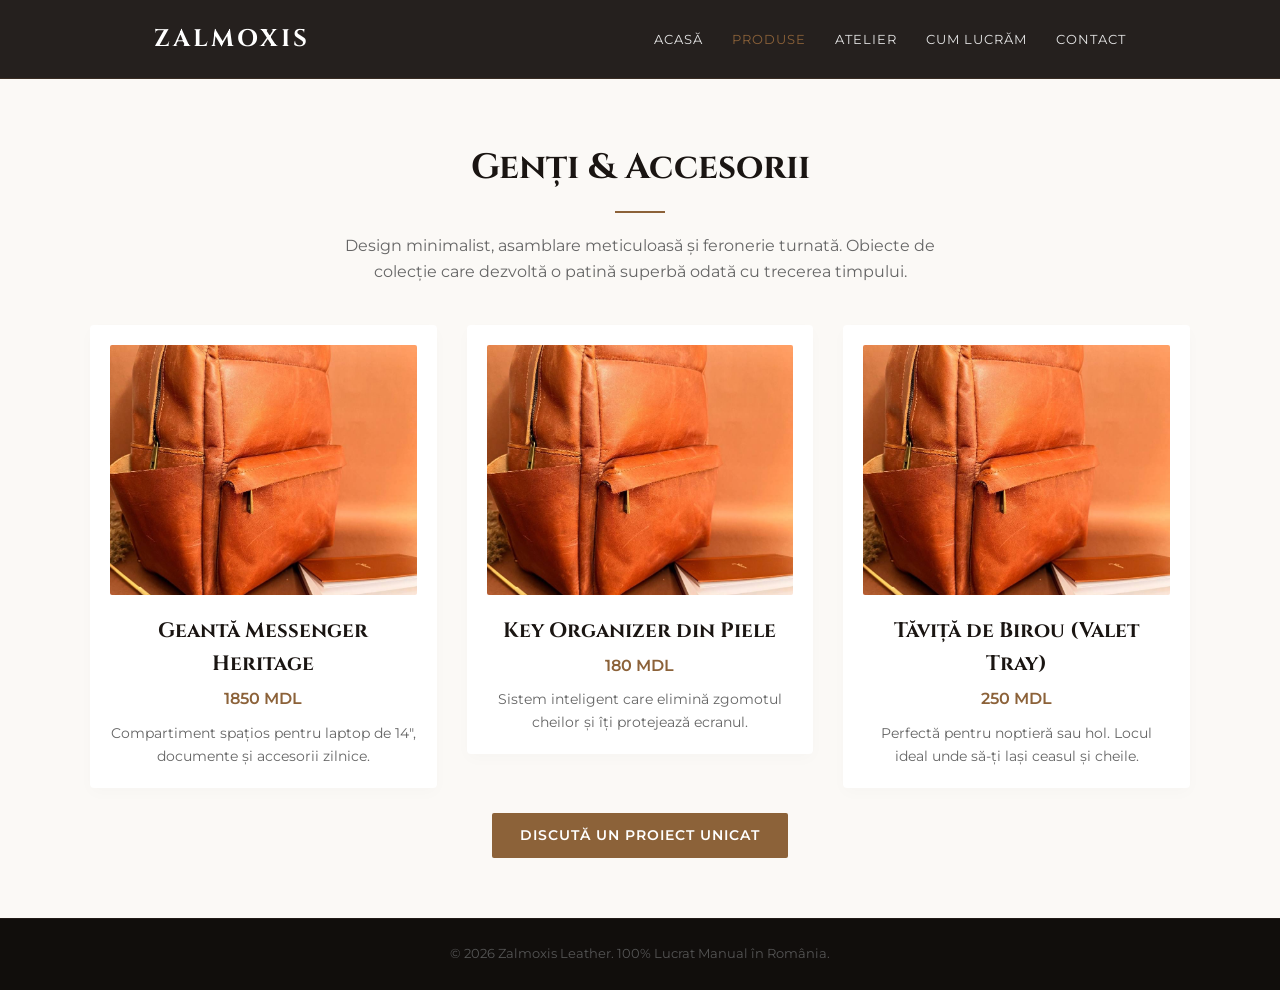
<file: genti.html>
<!DOCTYPE html>
<html lang="ro">
<head>
    <meta charset="UTF-8">
    <meta name="viewport" content="width=device-width, initial-scale=1.0">
    <title>Genți & Accesorii | Zalmoxis Leather</title>
    <link rel="preconnect" href="https://fonts.googleapis.com">
    <link rel="preconnect" href="https://fonts.gstatic.com" crossorigin>
    <link href="https://fonts.googleapis.com/css2?family=Cinzel:wght@500;700&family=Montserrat:wght@300;400;600&display=swap" rel="stylesheet">
    <link rel="stylesheet" href="style.css">
</head>
<body>

    <header>
        <div class="nav-container">
            <a href="index.html" class="logo" style="text-decoration: none !important; border: none !important;">ZALMOXIS</a>
            <button class="menu-toggle" aria-label="Deschide meniul">☰</button>
            <nav class="nav-menu">
                <a href="index.html">Acasă</a>
                <a href="index.html#produse" class="active">Produse</a>
                <a href="index.html#atelier">Atelier</a>
                <a href="index.html#proces">Cum lucrăm</a>
                <a href="index.html#contact">Contact</a>
            </nav>
        </div>
    </header>

    <section class="container" style="padding-top: 140px;">
        <h2 class="section-title" id="pageTitle">Genți & Accesorii</h2>
        <p class="text-center" id="pageIntro" style="max-width: 600px; margin: -20px auto 40px; color: var(--color-grey);">
            Design minimalist, asamblare meticuloasă și feronerie turnată. Obiecte de colecție care dezvoltă o patină superbă odată cu trecerea timpului.
        </p>

        <div class="products-grid" id="productsGrid">
            
            <!-- Produsul 1 -->
            <a href="products/geanta-vintage.html" class="product-card-link">    
                <div class="product-card">
                    <div class="product-img-box">
                        <img src="image/geanta1.jpg" alt="Geantă Messenger">
                    </div>
                    <h3>Geantă Messenger Heritage</h3>
                    <div class="price" style="font-weight: 600; color: var(--color-accent); margin: 5px 0 10px;">1850 MDL</div>
                    <p>Compartiment spațios pentru laptop de 14", documente și accesorii zilnice.</p>
                </div>
            </a>

            <!-- Produsul 2 -->
            <a href="products/geanta-vintage.html" class="product-card-link">
                <div class="product-card">
                    <div class="product-img-box">
                        <img src="image/geanta1.jpg" alt="Organizator Chei">
                    </div>
                    <h3>Key Organizer din Piele</h3>
                    <div class="price" style="font-weight: 600; color: var(--color-accent); margin: 5px 0 10px;">180 MDL</div>
                    <p>Sistem inteligent care elimină zgomotul cheilor și îți protejează ecranul.</p>
                </div>
            </a>

            <!-- Produsul 3 -->
            <a href="products/geanta-vintage.html" class="product-card-link">
                <div class="product-card">
                    <div class="product-img-box">
                        <img src="image/geanta1.jpg" alt="Tăviță Accesorii">
                    </div>
                    <h3>Tăviță de Birou (Valet Tray)</h3>
                    <div class="price" style="font-weight: 600; color: var(--color-accent); margin: 5px 0 10px;">250 MDL</div>
                    <p>Perfectă pentru noptieră sau hol. Locul ideal unde să-ți lași ceasul și cheile.</p>
                </div>
            </a>
            
        </div>
     
        <div class="text-center" style="margin-top: 5px;">
            <a href="index.html#contact" class="btn" id="ctaBtn">Discută un proiect unicat</a>
        </div>
    </section>

    <footer>
        <p>&copy; 2026 Zalmoxis Leather. 100% Lucrat Manual în România.</p>
    </footer>

    <script src="script.js"></script>
    <script>
    // Preluare produse editabile din panoul de administrare (category-data/genti.json)
    fetch("category-data/genti.json")
        .then(r => r.json())
        .then(data => {
            if (data.pageTitle) document.getElementById("pageTitle").textContent = data.pageTitle;
            if (data.pageIntro) document.getElementById("pageIntro").textContent = data.pageIntro;
            if (data.ctaText) document.getElementById("ctaBtn").textContent = data.ctaText;
            if (Array.isArray(data.items) && data.items.length) {
                const grid = document.getElementById("productsGrid");
                grid.innerHTML = "";
                data.items.forEach(item => {
                    const a = document.createElement("a");
                    a.href = item.link || "#";
                    a.className = "product-card-link";
                    a.innerHTML =
                        '<div class="product-card">' +
                        '<div class="product-img-box"><img src="' + item.image + '" alt="' + item.title + '"></div>' +
                        '<h3>' + item.title + '</h3>' +
                        '<div class="price" style="font-weight: 600; color: var(--color-accent); margin: 5px 0 10px;">' + item.price + '</div>' +
                        '<p>' + item.description + '</p>' +
                        '</div>';
                    grid.appendChild(a);
                });
            }
        })
        .catch(err => console.warn("Nu s-au putut încărca produsele categoriei:", err));
    </script>
</body>
</html>
</file>
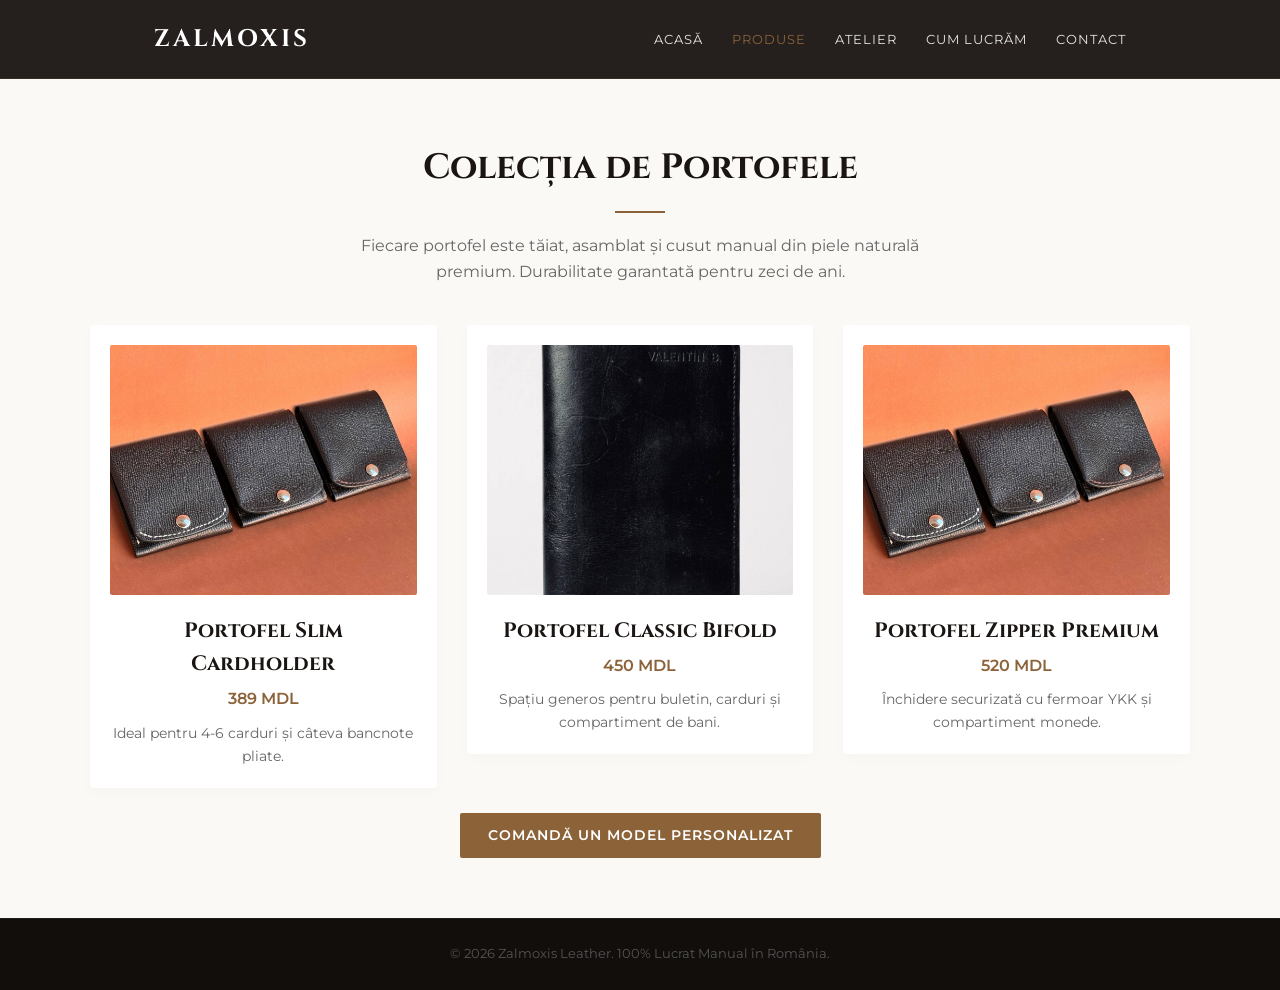
<file: portofele.html>
<!DOCTYPE html>
<html lang="ro">
<head>
    <meta charset="UTF-8">
    <meta name="viewport" content="width=device-width, initial-scale=1.0">
    <title>Portofele din Piele | Zalmoxis Leather</title>
    <link rel="preconnect" href="https://fonts.googleapis.com">
    <link rel="preconnect" href="https://fonts.gstatic.com" crossorigin>
    <link href="https://fonts.googleapis.com/css2?family=Cinzel:wght@500;700&family=Montserrat:wght@300;400;600&display=swap" rel="stylesheet">
    <link rel="stylesheet" href="style.css">
</head>
<body>

    <header>
        <div class="nav-container">
            <a href="index.html" class="logo" style="text-decoration: none !important; border: none !important;">ZALMOXIS</a>
            <button class="menu-toggle" aria-label="Deschide meniul">☰</button>
            <nav class="nav-menu">
                <a href="index.html">Acasă</a>
                <a href="index.html#produse" class="active">Produse</a>
                <a href="index.html#atelier">Atelier</a>
                <a href="index.html#proces">Cum lucrăm</a>
                <a href="index.html#contact">Contact</a>
            </nav>
        </div>
    </header>

    <section class="container" style="padding-top: 140px;">
        <h2 class="section-title" id="pageTitle">Colecția de Portofele</h2>
        <p class="text-center" id="pageIntro" style="max-width: 600px; margin: -20px auto 40px; color: var(--color-grey);">
            Fiecare portofel este tăiat, asamblat și cusut manual din piele naturală premium. Durabilitate garantată pentru zeci de ani.
        </p>

        <div class="products-grid" id="productsGrid">
            
            <!-- Produsul 1 -->
            <a href="products/portofel-minimalistic.html" class="product-card-link">    
                <div class="product-card">
                    <div class="product-img-box">
                        <img src="image/portmoneu1.jpg" alt="Portofel Minimalist">
                    </div>
                    <h3>Portofel Slim Cardholder</h3>
                    <div class="price" style="font-weight: 600; color: var(--color-accent); margin: 5px 0 10px;">389 MDL</div>
                    <p>Ideal pentru 4-6 carduri și câteva bancnote pliate.</p>
                </div>
            </a>

            <!-- Produsul 2 -->
            <a href="products/portmoneu-masina.html" class="product-card-link">
                <div class="product-card">
                    <div class="product-img-box">
                        <img src="image/portmoneu-masina-negru.jpg" alt="Portofel Classic">
                    </div>
                    <h3>Portofel Classic Bifold</h3>
                    <div class="price" style="font-weight: 600; color: var(--color-accent); margin: 5px 0 10px;">450 MDL</div>
                    <p>Spațiu generos pentru buletin, carduri și compartiment de bani.</p>
                </div>
            </a>

            <!-- Produsul 3 -->
            <a href="products/portofel-minimalistic.html" class="product-card-link">
                <div class="product-card">
                    <div class="product-img-box">
                        <img src="image/portmoneu1.jpg" alt="Portofel Premium">
                    </div>
                    <h3>Portofel Zipper Premium</h3>
                    <div class="price" style="font-weight: 600; color: var(--color-accent); margin: 5px 0 10px;">520 MDL</div>
                    <p>Închidere securizată cu fermoar YKK și compartiment monede.</p>
                </div>
            </a>
            
        </div>
     
        <div class="text-center" style="margin-top: 5px;">
            <a href="index.html#contact" class="btn" id="ctaBtn">Comandă un model personalizat</a>
        </div>
    </section>

    <footer>
        <p>&copy; 2026 Zalmoxis Leather. 100% Lucrat Manual în România.</p>
    </footer>

    <script src="script.js"></script>
    <script>
    // Preluare produse editabile din panoul de administrare (category-data/portofele.json)
    fetch("category-data/portofele.json")
        .then(r => r.json())
        .then(data => {
            if (data.pageTitle) document.getElementById("pageTitle").textContent = data.pageTitle;
            if (data.pageIntro) document.getElementById("pageIntro").textContent = data.pageIntro;
            if (data.ctaText) document.getElementById("ctaBtn").textContent = data.ctaText;
            if (Array.isArray(data.items) && data.items.length) {
                const grid = document.getElementById("productsGrid");
                grid.innerHTML = "";
                data.items.forEach(item => {
                    const a = document.createElement("a");
                    a.href = item.link || "#";
                    a.className = "product-card-link";
                    a.innerHTML =
                        '<div class="product-card">' +
                        '<div class="product-img-box"><img src="' + item.image + '" alt="' + item.title + '"></div>' +
                        '<h3>' + item.title + '</h3>' +
                        '<div class="price" style="font-weight: 600; color: var(--color-accent); margin: 5px 0 10px;">' + item.price + '</div>' +
                        '<p>' + item.description + '</p>' +
                        '</div>';
                    grid.appendChild(a);
                });
            }
        })
        .catch(err => console.warn("Nu s-au putut încărca produsele categoriei:", err));
    </script>
</body>
</html>
</file>
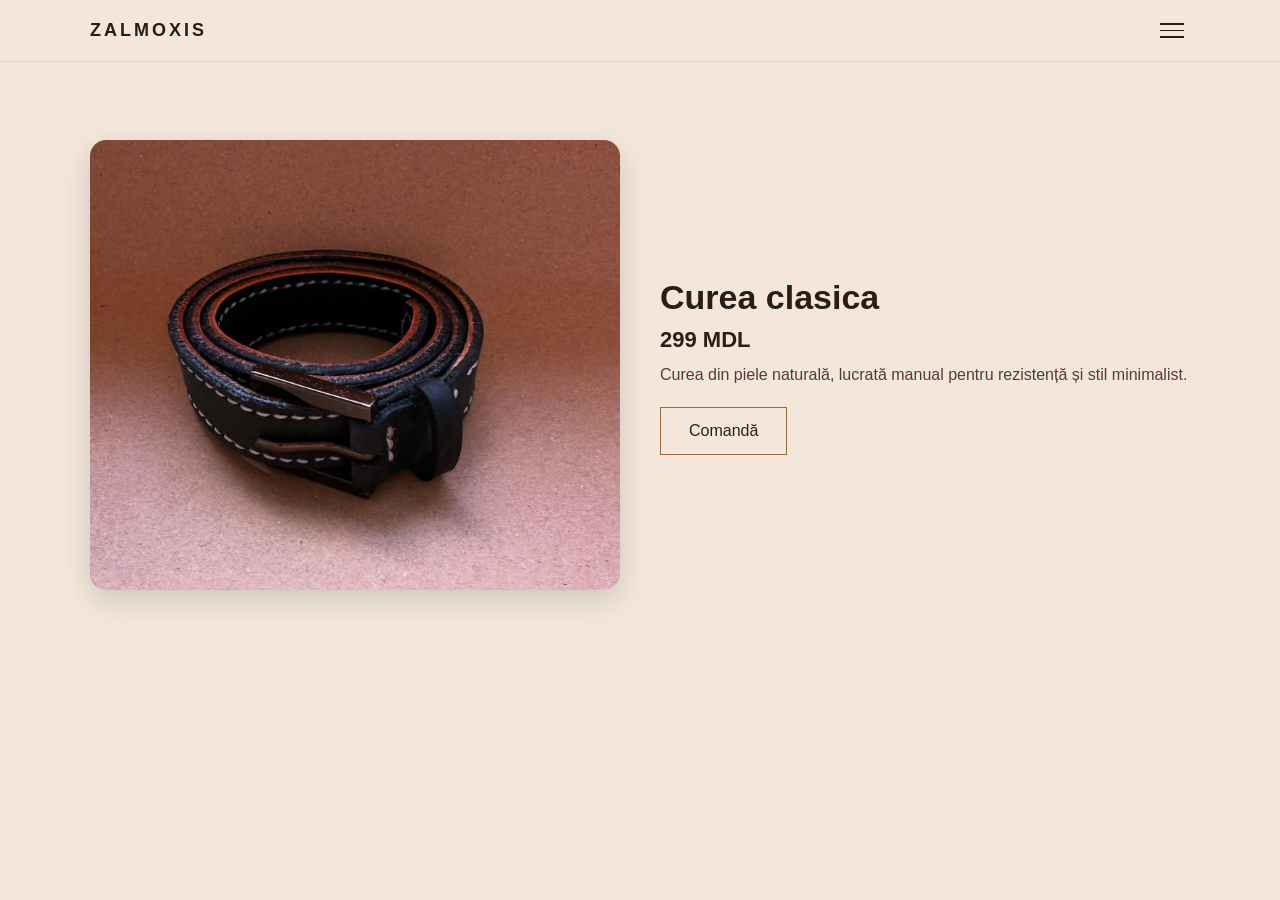
<file: products/curea-classic.html>
<!DOCTYPE html>
<html lang="ro">
<head>
    <meta charset="UTF-8">
    <meta name="viewport" content="width=device-width, initial-scale=1.0">
    <title>Curea Classic | Zalmoxis Leather</title>

    <link class="stylesheet" href="../style.css">

    <style>
        body {
            margin: 0;
            font-family: -apple-system, BlinkMacSystemFont, "Segoe UI", Roboto, sans-serif;
            background: #f3e7db;
            color: #2a1c16;
            transition: background 0.3s, color 0.3s; /* Tranziție fină când se schimbă tema */
        }

        /* --- REGULI PENTRU DARK MODE --- */
        html.dark-mode body {
            background: #121212; /* Fundal închis la culoare */
            color: #e0e0e0;      /* Text deschis la culoare */
        }

        html.dark-mode .price {
            color: #c49a6c;
        }

        html.dark-mode .desc {
            color: #b0a095;      /* Text descriere mai lizibil pe fundal negru */
        }

        html.dark-mode .btn {
            border-color: #c49a6c;
            color: #e0e0e0;
        }

        html.dark-mode .btn:hover {
            background: #c49a6c;
            color: #121212;
        }
        /* -------------------------------- */

        .container {
            max-width: 1100px;
            margin: 0 auto;
            margin-top: 100px !important; /* Spațiu adăugat pentru a nu intra sub header-ul fix */
            display: grid;
            grid-template-columns: 1fr 1fr;
            gap: 40px;
            padding: 40px 20px;
            align-items: center;
        }

        /* IMAGE */
        .image-box img {
            width: 100%;
            border-radius: 16px;
            box-shadow: 0 10px 30px rgba(0,0,0,0.15);
            transition: 0.3s;
        }

        .image-box img:hover {
            transform: scale(1.02);
        }

        /* TEXT */
        h1 {
            font-size: 34px;
            margin: 0;
        }

        .price {
            font-size: 22px;
            font-weight: 600;
            margin: 10px 0;
        }

        .desc {
            color: #5a3a2e;
            line-height: 1.5;
        }

        /* BUTTON */
        .btn {
            display: inline-block;
            padding: 14px 28px;
            margin-top: 20px;
            border: 1px solid #9A6A3A;
            background: transparent;
            color: #2A211B;
            text-decoration: none;
            transition: .35s;
        }

        .btn:hover {
            background:#9A6A3A;
            color:white;
            transform:translateY(-2px);
        }

        /* --- HEADER FIXED --- */
        .main-header {
            background: #f3e7db; 
            position: fixed;
            top: 0;
            left: 0;
            width: 100%;
            z-index: 10000;
            border-bottom: 1px solid rgba(42, 28, 22, 0.08); 
            transition: background 0.3s, border-color 0.3s;
        }

        html.dark-mode .main-header {
            background: #121212; 
            border-bottom: 1px solid rgba(255, 255, 255, 0.08);
        }

        .header-container {
            max-width: 1100px;
            margin: 0 auto;
            padding: 12px 20px; 
            display: flex;
            justify-content: space-between;
            align-items: center;
        }

        .logo {
            font-size: 18px;
            font-weight: 700;
            text-decoration: none;
            color: #2a1c16; 
            letter-spacing: 3px;
            transition: color 0.3s;
        }
        html.dark-mode .logo { color: #e0e0e0; }

        /* HAMBURGER DISCRET */
        .hamburger {
            display: block;
            cursor: pointer;
            background: transparent;
            border: none;
            padding: 6px;
            z-index: 10002 !important; /* Se pune peste absolut tot */
        }

        .bar {
            display: block;
            width: 24px;
            height: 1.5px;
            margin: 5px auto;
            transition: all 0.3s ease-in-out;
            background-color: #2a1c16;
        }
        html.dark-mode .bar { background-color: #e0e0e0; }

        .hamburger.active .bar:nth-child(2) { opacity: 0; }
        .hamburger.active .bar:nth-child(1) { transform: translateY(6.5px) rotate(45deg); }
        .hamburger.active .bar:nth-child(3) { transform: translateY(-6.5px) rotate(-45deg); }

        /* --- OVERLAY UNIC PENTRU EVITAREA CONFLICTELOR DIN CSS-UL EXTERN --- */
        .zalmoxis-menu-overlay {
            position: fixed !important;
            top: 0 !important;
            left: 0 !important;
            width: 100% !important;
            height: 100vh !important;
            background-color: #f3e7db !important;
            z-index: 10001 !important; /* Sub buton, dar peste site */
            
            /* Animare sigură */
            opacity: 0 !important;
            visibility: hidden !important;
            transform: translateY(-20px) !important;
            transition: opacity 0.3s ease, visibility 0.3s ease, transform 0.3s ease !important;
            
            /* Centrare elemente */
            display: flex !important;
            flex-direction: column !important;
            align-items: center !important;
            justify-content: center !important;
        }

        html.dark-mode .zalmoxis-menu-overlay {
            background-color: #121212 !important;
        }

        .zalmoxis-menu-overlay.active {
            opacity: 1 !important;
            visibility: visible !important;
            transform: translateY(0) !important;
        }

        .zalmoxis-links-container {
            display: flex !important;
            flex-direction: column !important;
            align-items: center !important;
            gap: 30px !important;
            width: 100% !important;
        }

        .zalmoxis-links-container a {
            text-decoration: none !important;
            color: #2a1c16 !important;
            font-size: 26px !important;
            font-weight: 500 !important;
            letter-spacing: 1px !important;
            transition: color 0.3s !important;
            display: block !important;
            text-align: center !important;
        }
        html.dark-mode .zalmoxis-links-container a { color: #e0e0e0 !important; }
        .zalmoxis-links-container a:hover { color: #9A6A3A !important; }

        .menu-spacer {
            height: 10px;
        }

        /* BUTONUL SCHIMBĂRE TEMĂ DIN INTERIORUL MENIULUI */
        .theme-toggle-inline {
            background: transparent !important;
            border: 1px solid rgba(154, 106, 58, 0.4) !important;
            padding: 12px 24px !important;
            border-radius: 25px !important;
            color: #5a3a2e !important;
            cursor: pointer !important;
            display: flex !important;
            align-items: center !important;
            justify-content: center !important;
            gap: 10px !important;
            font-family: inherit !important;
            font-size: 15px !important;
            transition: all 0.3s !important;
        }

        html.dark-mode .theme-toggle-inline {
            border-color: rgba(196, 154, 108, 0.4) !important;
            color: #b0a095 !important;
        }

        /* MOBILE */
        @media(max-width:768px){
            .container {
                grid-template-columns: 1fr;
                text-align: center;
                margin-top: 70px !important; /* Margine optimizată pentru ecrane mici */
                padding-top: 20px;
            }
            .zalmoxis-links-container a {
                font-size: 24px !important;
            }
        }
    </style>
</head>

<body>

<!-- HEADER DISCRET ȘI FIX -->
<header class="main-header">
    <div class="header-container">
        <a href="../index.html" class="logo">ZALMOXIS</a>
        
        <button class="hamburger" aria-label="Deschide meniul">
            <span class="bar"></span>
            <span class="bar"></span>
            <span class="bar"></span>
        </button>
    </div>
</header>

<!-- MENIUL OVERLAY CU CLASE UNICE -->
<div class="zalmoxis-menu-overlay">
    <nav class="zalmoxis-links-container">
        <a href="../index.html">Acasă</a>
        <a href="../index.html#produse">Produse</a>
        <a href="../index.html#despre">Despre Noi</a>
        <a href="../index.html#contact">Contact</a>
        
        <div class="menu-spacer"></div>

        <button id="themeToggleBtn" class="theme-toggle-inline" aria-label="Schimbă tema">
            <span class="theme-text">Mod Întunecat</span>
            <span class="theme-icons">
                <svg class="sun-icon" xmlns="http://www.w3.org/2000/svg" fill="none" viewBox="0 0 24 24" stroke="currentColor" style="display:none; width:18px; height:18px;">
                    <path stroke-linecap="round" stroke-linejoin="round" stroke-width="2" d="M12 3v1m0 16v1m9-9h-1M4 12H3m15.364-6.364l-.707.707M6.343 17.657l-.707.707m12.728 0l-.707-.707M6.343 6.344l-.707-.707M12 5a7 7 0 100 14 7 7 0 000-14z" />
                </svg>
                <svg class="moon-icon" xmlns="http://www.w3.org/2000/svg" fill="none" viewBox="0 0 24 24" stroke="currentColor" style="width:18px; height:18px;">
                    <path stroke-linecap="round" stroke-linejoin="round" stroke-width="2" d="M20.354 15.354A9 9 0 018.646 3.646 9.003 9.003 0 0012 21a9.003 9.003 0 008.354-5.646z" />
                </svg>
            </span>
        </button>
    </nav>
</div>

<!-- CONȚINUT PAGINĂ PRODUS -->
<div class="container">

    <div class="image-box">
        <img id="productImg" src="../image/curea1.png" alt="Curea din piele naturală">
    </div>

    <div>
        <h1 id="productTitle">Curea clasica</h1>
        <div class="price" id="priceValue">299 MDL</div>

        <div class="desc" id="productDesc">
            Curea din piele naturală, lucrată manual pentru rezistență și stil minimalist.
        </div>

        <a class="btn" href="https://ig.me/m/zalmoxis_leather?text=Salut!%20Vreau%20sa%20comand%20curea" target="_blank">
            Comandă
        </a>
    </div>

</div>

<!-- SCRIPTURI LOGICE PENTRU INTERACȚIUNE -->
<script>
// 1. Logica meniului Hamburger
const hamburger = document.querySelector(".hamburger");
const navOverlay = document.querySelector(".zalmoxis-menu-overlay");

hamburger.addEventListener("click", () => {
    hamburger.classList.toggle("active");
    navOverlay.classList.toggle("active");
    
    if(navOverlay.classList.contains("active")) {
        document.body.style.overflow = "hidden";
    } else {
        document.body.style.overflow = "auto";
    }
});

document.querySelectorAll(".zalmoxis-links-container a").forEach(n => n.addEventListener("click", () => {
    hamburger.classList.remove("active");
    navOverlay.classList.remove("active");
    document.body.style.overflow = "auto";
}));

// Închidere la click în afara meniului (pe marginile laterale)
navOverlay.addEventListener("click", (e) => {
    const aFostPeLinkSauButon = e.target.closest(".zalmoxis-links-container a") || e.target.closest("#themeToggleBtn");
    
    if (!aFostPeLinkSauButon) {
        hamburger.classList.remove("active");
        navOverlay.classList.remove("active");
        document.body.style.overflow = "auto";
    }
});

// 2. Logica Dark Mode completă
const btn = document.getElementById('themeToggleBtn');
const sunIcon = btn.querySelector('.sun-icon');
const moonIcon = btn.querySelector('.moon-icon');
const themeText = btn.querySelector('.theme-text');

function updateIcons(isDark) {
    if (isDark) {
        sunIcon.style.display = 'block';
        moonIcon.style.display = 'none';
        themeText.textContent = 'Mod Luminos';
    } else {
        sunIcon.style.display = 'none';
        moonIcon.style.display = 'block';
        themeText.textContent = 'Mod Întunecat';
    }
}

function setTheme(isDark) {
    if (isDark) {
        document.documentElement.classList.add('dark-mode');
        localStorage.setItem('darkMode', 'enabled');
    } else {
        document.documentElement.classList.remove('dark-mode');
        localStorage.setItem('darkMode', 'disabled');
    }
    updateIcons(isDark);
}

const savedTheme = localStorage.getItem('darkMode');
const prefersDarkScheme = window.matchMedia('(prefers-color-scheme: dark)');

if (savedTheme === 'enabled') {
    setTheme(true);
} else if (savedTheme === 'disabled') {
    setTheme(false);
} else {
    setTheme(prefersDarkScheme.matches);
}

btn.addEventListener('click', () => {
    const isCurrentlyDark = document.documentElement.classList.contains('dark-mode');
    setTheme(!isCurrentlyDark);
});

// Preluare date editabile din panoul de administrare (products-data/curea-classic.json)
fetch("../products-data/curea-classic.json")
    .then(r => r.json())
    .then(data => {
        if (data.title) {
            document.title = data.title + " - Zalmoxis Leather";
            const h1 = document.getElementById("productTitle");
            if (h1) h1.textContent = data.title;
        }
        if (data.price) {
            const p = document.getElementById("priceValue");
            if (p) p.textContent = data.price;
        }
        if (data.description) {
            const d = document.getElementById("productDesc");
            if (d) d.textContent = data.description;
        }
        if (data.mainImage) {
            const img = document.getElementById("productImg");
            if (img) img.src = "../" + data.mainImage;
        }
    })
    .catch(err => console.warn("Nu s-au putut încărca datele produsului:", err));
</script>

</body>
</html>
</file>
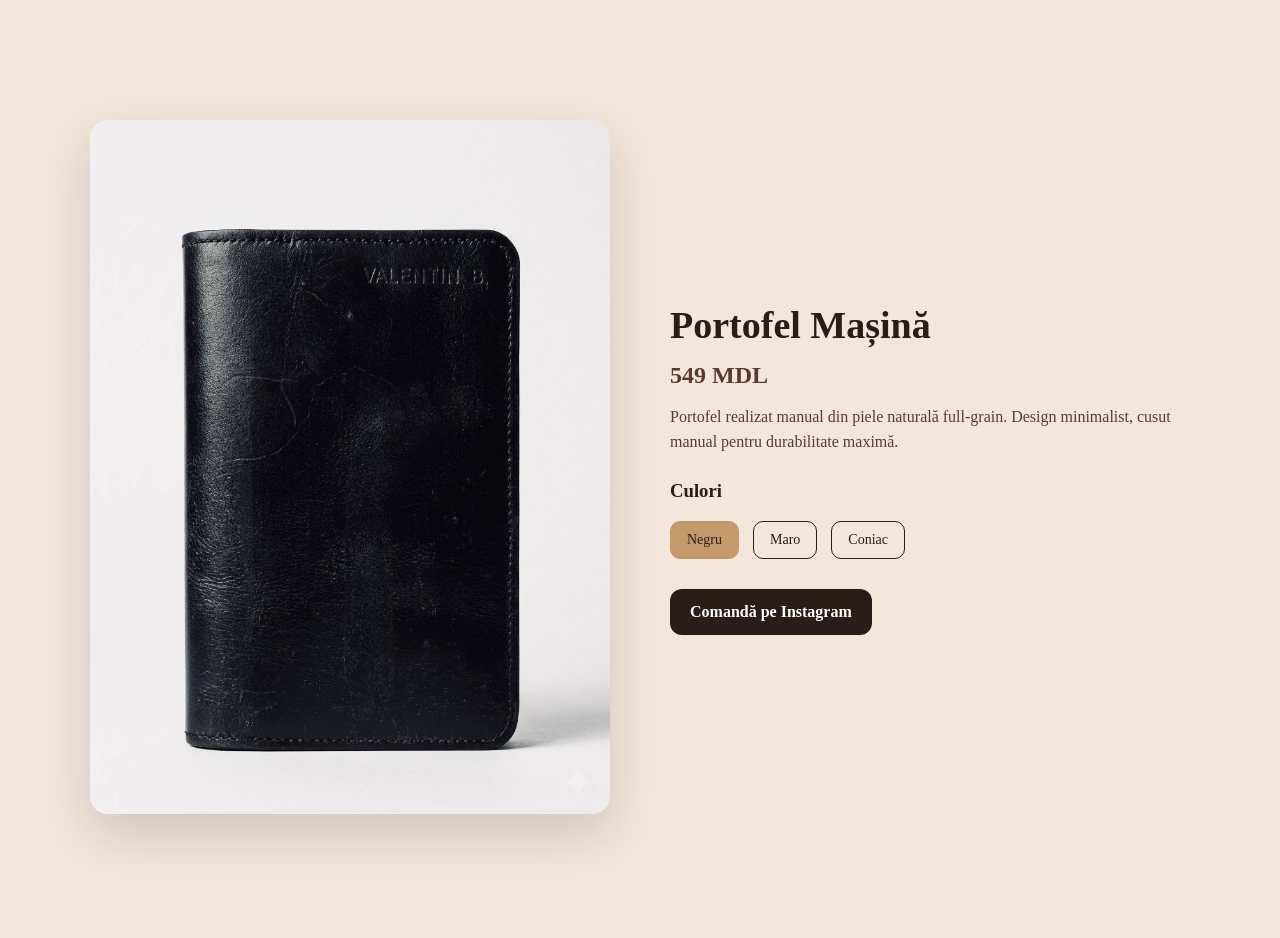
<file: products/portmoneu-masina-negru.html>
<!DOCTYPE html>
<html lang="ro">
<head>
<meta charset="UTF-8">
<meta name="viewport" content="width=device-width, initial-scale=1.0">

<title>Portofel Mașină - Zalmoxis Leather</title>

<style>
body{
margin:0;
font-family:-apple-system,BlinkMacSystemFont,"Segoe UI",Roboto;
background:#f3e7db;
color:#2a1c16;
}

.container{
max-width:1100px;
margin:100px auto;
display:grid;
grid-template-columns:1fr 1fr;
gap:60px;
padding:20px;
align-items:center;
}

/* IMAGE */
.image-box img{
width:100%;
border-radius:18px;
box-shadow:0 20px 50px rgba(0,0,0,0.15);
transition:0.3s;
}

.image-box img:hover{
transform:scale(1.02);
}

/* TEXT */
h1{
font-size:38px;
margin:0;
}

.price{
font-size:24px;
margin:15px 0;
font-weight:700;
color:#5a3a2e;
}

.desc{
color:#5a3a2e;
line-height:1.6;
margin-top:10px;
}

/* COLORS */
.colors{
margin-top:25px;
}

.color-btn{
display:inline-block;
padding:10px 16px;
border:1px solid #2a1c16;
border-radius:10px;
cursor:pointer;
margin-right:10px;
transition:0.3s;
font-size:14px;
}

.color-btn:hover{
background:#2a1c16;
color:#fff;
}

.color-btn.active{
background:#c49a6c;
border-color:#c49a6c;
color:#2a1c16;
}

/* BUTTON */
.btn{
display:inline-block;
margin-top:30px;
padding:14px 20px;
background:#2a1c16;
color:#fff;
text-decoration:none;
border-radius:12px;
font-weight:600;
transition:0.3s;
}

.btn:hover{
background:#c49a6c;
color:#2a1c16;
}

/* MOBILE */
@media(max-width:768px){
.container{
grid-template-columns:1fr;
text-align:center;
}
}
</style>
</head>

<body>

<div class="container">

<!-- IMAGE -->
<div class="image-box">
<img id="productImg" src="../image/portmoneu-masina-negru.jpg" alt="Portofel piele naturală">
</div>

<!-- INFO -->
<div>

<h1>Portofel Mașină</h1>

<div class="price">549 MDL</div>

<div class="desc">
Portofel realizat manual din piele naturală full-grain.
Design minimalist, cusut manual pentru durabilitate maximă.
</div>

<!-- COLORS -->
<div class="colors">
<h3>Culori</h3>

<span class="color-btn active" onclick="changeColor(this,'black')">Negru</span>
<span class="color-btn" onclick="changeColor(this,'brown')">Maro</span>
<span class="color-btn" onclick="changeColor(this,'cognac')">Coniac</span>
</div>

<!-- BUTTON -->
<a class="btn"
href="https://ig.me/m/zalmoxis_leather?text=Salut!%20Vreau%20sa%20comand%20Portofel%20Masina"
target="_blank">
Comandă pe Instagram
</a>

</div>

</div>

<script>
function changeColor(el, color){

// reset active
document.querySelectorAll(".color-btn").forEach(b=>{
b.classList.remove("active");
});
el.classList.add("active");

let img = document.getElementById("productImg");
 
if(color === "black"){
    img.src = "../image/portmoneu-masina-negru.jpg";
}

if(color === "brown"){ 
    img.src = "../image/portmoneu-masina-maro.jpg";
}

if(color === "cognac"){
    img.src = "../image/portmoneu-masina-cognac.jpg";
}
}
</script>

</body>
</html>
</file>
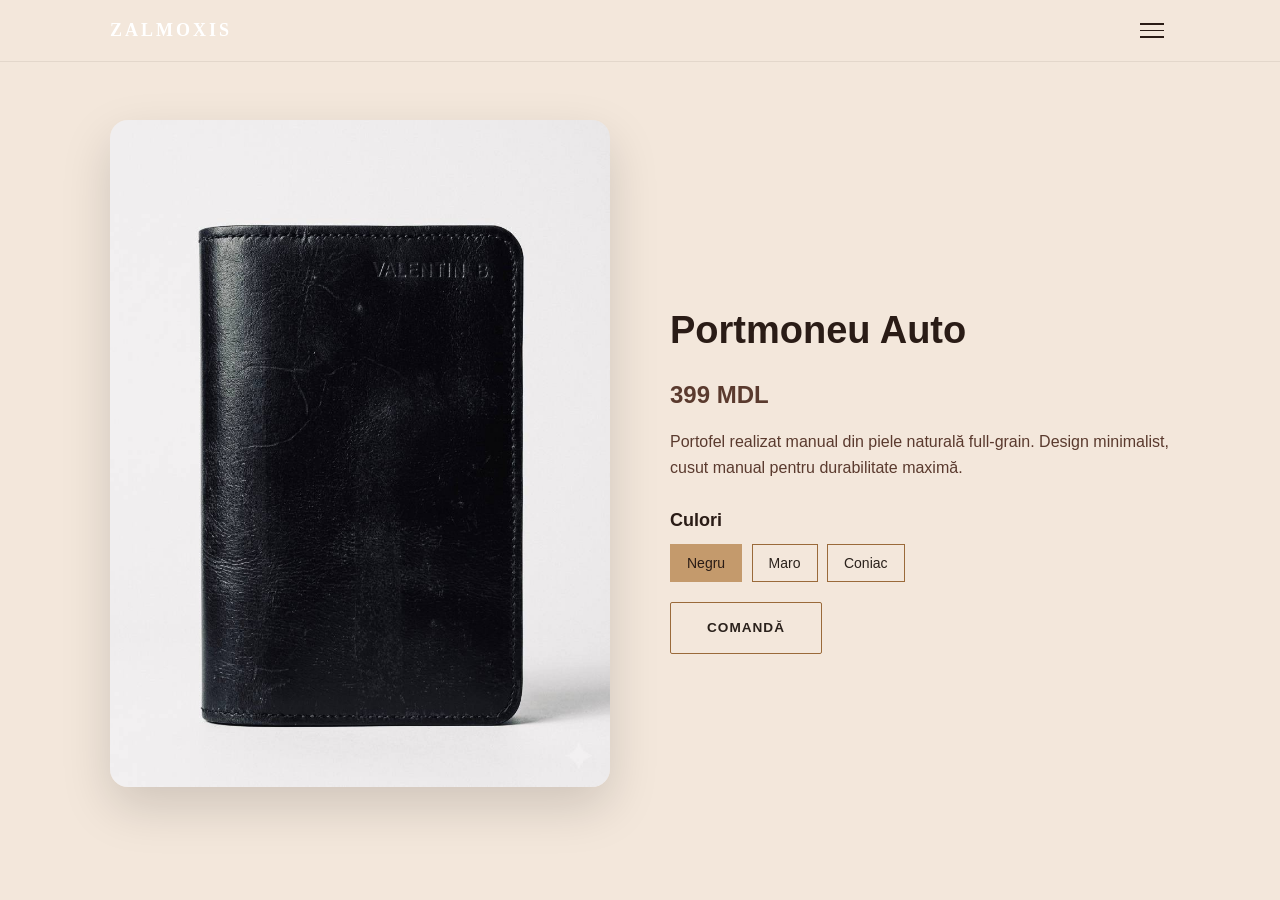
<file: products/portmoneu-masina.html>
<!DOCTYPE html>
<html lang="ro">
<head>
    <meta charset="UTF-8">
    <meta name="viewport" content="width=device-width, initial-scale=1.0">
    <title>Portofel Auto - Zalmoxis Leather</title>

    <link rel="stylesheet" href="../style.css">

    <style>
        /* --- STILURI GENERALE ȘI PAGINĂ --- */
        body {
            margin: 0;
            font-family: -apple-system, BlinkMacSystemFont, "Segoe UI", Roboto, sans-serif;
            background: #f3e7db;
            color: #2a1c16;
            transition: background 0.3s, color 0.3s;
        }

        html.dark-mode body {
            background: #121212;
            color: #e0e0e0;
        }

        .container {
            max-width: 1100px;
            margin: 0 auto;
            margin-top: 80px !important; 
            display: grid;
            grid-template-columns: 1fr 1fr;
            gap: 60px;
            padding: 40px 20px;
            align-items: center;
        }

        /* IMAGE */
        .image-box img {
            width: 100%;
            border-radius: 18px;
            box-shadow: 0 20px 50px rgba(0,0,0,0.15);
            transition: 0.3s;
        }

        .image-box img:hover {
            transform: scale(1.02);
        }

        /* TEXT ȘI DETALII PRODUS */
        h1 {
            font-size: 38px;
            margin: 0;
        }

        .price {
            font-size: 24px;
            margin: 15px 0;
            font-weight: 700;
            color: #5a3a2e;
        }
        html.dark-mode .price { color: #c49a6c; }

        .desc {
            color: #5a3a2e;
            line-height: 1.6;
            margin-top: 10px;
        }
        html.dark-mode .desc { color: #b0a095; }

        /* COLORS */
        .colors {
            margin-top: 25px;
        }

        .colors h3 {
            margin-bottom: 10px;
            font-size: 18px;
        }

        .color-btn {
            display: inline-block;
            padding: 10px 16px;
            border: 1px solid #9A6A3A;
            background: transparent;
            color: #2A211B;
            cursor: pointer;
            font-family: inherit;
            font-size: 14px;
            transition: .35s;
            margin-right: 5px;
        }
         
        .color-btn:hover {
            background: #9A6A3A;
            color: white;
            transform: translateY(-2px);
        }

        .color-btn.active {
            background: #c49a6c;
            border-color: #c49a6c;
            color: #2a1c16;
        }

        html.dark-mode .color-btn {
            border-color: #c49a6c;
            color: #e0e0e0;
        }
        html.dark-mode .color-btn:hover,
        html.dark-mode .color-btn.active {
            background: #c49a6c;
            color: #121212;
        }

        /* BUTTON CUMPĂRĂ/COMANDĂ */
        .btn {
            display: inline-block;
            padding: 14px 36px;
            margin-top: 20px; 
            border: 1px solid #9A6A3A;
            background: transparent;
            color: #2A211B;
            text-decoration: none;
            transition: .35s;
        }

        .btn:hover {
            background: #9A6A3A;
            color: white;
            transform: translateY(-2px);
        }

        html.dark-mode .btn {
            border-color: #c49a6c;
            color: #e0e0e0;
        }
        html.dark-mode .btn:hover {
            background: #c49a6c;
            color: #121212;
        }

        /* --- HEADER FIXED --- */
        .main-header {
            background: #f3e7db; 
            position: fixed;
            top: 0;
            left: 0;
            width: 100%;
            z-index: 10000;
            border-bottom: 1px solid rgba(42, 28, 22, 0.08); 
            transition: background 0.3s, border-color 0.3s;
        }

        html.dark-mode .main-header {
            background: #121212; 
            border-bottom: 1px solid rgba(255, 255, 255, 0.08);
        }

        .header-container {
            max-width: 1100px;
            margin: 0 auto;
            padding: 12px 20px; 
            display: flex;
            justify-content: space-between;
            align-items: center;
        }

        .logo {
            font-size: 18px;
            font-weight: 700;
            text-decoration: none;
            color: #2a1c16; 
            letter-spacing: 3px;
            transition: color 0.3s;
        }
        html.dark-mode .logo { color: #e0e0e0; }

        /* HAMBURGER DISCRET */
        .hamburger {
            display: block;
            cursor: pointer;
            background: transparent;
            border: none;
            padding: 6px;
            z-index: 10002 !important; /* Îl punem peste absolut orice */
        }

        .bar {
            display: block;
            width: 24px;
            height: 1.5px;
            margin: 5px auto;
            transition: all 0.3s ease-in-out;
            background-color: #2a1c16;
        }
        html.dark-mode .bar { background-color: #e0e0e0; }

        .hamburger.active .bar:nth-child(2) { opacity: 0; }
        .hamburger.active .bar:nth-child(1) { transform: translateY(6.5px) rotate(45deg); }
        .hamburger.active .bar:nth-child(3) { transform: translateY(-6.5px) rotate(-45deg); }

        /* --- OVERLAY UNIC PENTRU EVITAREA CONFLICTELOR DIN CSS-UL EXTERN --- */
        .zalmoxis-menu-overlay {
            position: fixed !important;
            top: 0 !important;
            left: 0 !important;
            width: 100% !important;
            height: 100vh !important;
            background-color: #f3e7db !important;
            z-index: 10001 !important; /* Sub buton, dar peste site */
            
            /* Ascundere inițială completă */
            opacity: 0 !important;
            visibility: hidden !important;
            transform: translateY(-20px) !important;
            transition: opacity 0.3s ease, visibility 0.3s ease, transform 0.3s ease !important;
            
            /* Forțare aranjare text */
            display: flex !important;
            flex-direction: column !important;
            align-items: center !important;
            justify-content: center !important;
        }

        html.dark-mode .zalmoxis-menu-overlay {
            background-color: #121212 !important;
        }

        /* Stilul când meniul este deschis */
        .zalmoxis-menu-overlay.active {
            opacity: 1 !important;
            visibility: visible !important;
            transform: translateY(0) !important;
        }

        .zalmoxis-links-container {
            display: flex !important;
            flex-direction: column !important;
            align-items: center !important;
            gap: 30px !important;
            width: 100% !important;
        }

        .zalmoxis-links-container a {
            text-decoration: none !important;
            color: #2a1c16 !important;
            font-size: 26px !important;
            font-weight: 500 !important;
            letter-spacing: 1px !important;
            transition: color 0.3s !important;
            display: block !important;
            text-align: center !important;
        }
        html.dark-mode .zalmoxis-links-container a { color: #e0e0e0 !important; }
        .zalmoxis-links-container a:hover { color: #9A6A3A !important; }

        .menu-spacer {
            height: 10px;
        }

        /* BUTONUL DIN INTERIORUL MENIULUI */
        .theme-toggle-inline {
            background: transparent !important;
            border: 1px solid rgba(154, 106, 58, 0.4) !important;
            padding: 12px 24px !important;
            border-radius: 25px !important;
            color: #5a3a2e !important;
            cursor: pointer !important;
            display: flex !important;
            align-items: center !important;
            justify-content: center !important;
            gap: 10px !important;
            font-family: inherit !important;
            font-size: 15px !important;
            transition: all 0.3s !important;
        }

        html.dark-mode .theme-toggle-inline {
            border-color: rgba(196, 154, 108, 0.4) !important;
            color: #b0a095 !important;
        }

        /* RESPONSIVE DESIGN */
        @media(max-width:768px){
            .container {
                grid-template-columns: 1fr;
                text-align: center;
                margin-top: 60px !important;
                padding-top: 20px;
            }
            .zalmoxis-links-container a {
                font-size: 24px !important;
            }
        }
    </style>
</head>
<body>

<header class="main-header">
    <div class="header-container">
        <a href="../index.html" class="logo">ZALMOXIS</a>
        
        <button class="hamburger" aria-label="Deschide meniul">
            <span class="bar"></span>
            <span class="bar"></span>
            <span class="bar"></span>
        </button>
    </div>
</header>

<div class="zalmoxis-menu-overlay">
    <nav class="zalmoxis-links-container">
        <a href="../index.html">Acasă</a>
        <a href="../index.html#produse">Produse</a>
        <a href="../index.html#despre">Despre Noi</a>
        <a href="../index.html#contact">Contact</a>
        
        <div class="menu-spacer"></div>

        <button id="themeToggleBtn" class="theme-toggle-inline" aria-label="Schimbă tema">
            <span class="theme-text">Mod Întunecat</span>
            <span class="theme-icons">
                <svg class="sun-icon" xmlns="http://www.w3.org/2000/svg" fill="none" viewBox="0 0 24 24" stroke="currentColor" style="display:none; width:18px; height:18px;">
                    <path stroke-linecap="round" stroke-linejoin="round" stroke-width="2" d="M12 3v1m0 16v1m9-9h-1M4 12H3m15.364-6.364l-.707.707M6.343 17.657l-.707.707m12.728 0l-.707-.707M6.343 6.344l-.707-.707M12 5a7 7 0 100 14 7 7 0 000-14z" />
                </svg>
                <svg class="moon-icon" xmlns="http://www.w3.org/2000/svg" fill="none" viewBox="0 0 24 24" stroke="currentColor" style="width:18px; height:18px;">
                    <path stroke-linecap="round" stroke-linejoin="round" stroke-width="2" d="M20.354 15.354A9 9 0 018.646 3.646 9.003 9.003 0 0012 21a9.003 9.003 0 008.354-5.646z" />
                </svg>
            </span>
        </button>
    </nav>
</div>

<div class="container">

    <div class="image-box">
        <img id="productImg" src="../image/portmoneu-masina-negru.jpg" alt="Portofel piele naturală">
    </div>

    <div>
        <h1 id="productTitle">Portmoneu Auto</h1>
        <div class="price" id="priceValue">389 MDL</div>
        <div class="desc" id="productDesc">
            Portofel realizat manual din piele naturală full-grain. Design minimalist, cusut manual pentru durabilitate maximă.
        </div>

        <div class="colors">
            <h3>Culori</h3>
            <button class="color-btn active" onclick="changeColor(this,0)">Negru</button>
            <button class="color-btn" onclick="changeColor(this,1)">Maro</button>
            <button class="color-btn" onclick="changeColor(this,2)">Coniac</button>
        </div>

        <a class="btn" href="https://ig.me/m/zalmoxis_leather?text=Salut!%20Vreau%20sa%20comand%20Portofel%20minimalist" target="_blank">
            Comandă
        </a>
    </div>

</div>

<script>
// 1. Logica meniului Hamburger
const hamburger = document.querySelector(".hamburger");
const navOverlay = document.querySelector(".zalmoxis-menu-overlay");

hamburger.addEventListener("click", () => {
    hamburger.classList.toggle("active");
    navOverlay.classList.toggle("active");
    
    if(navOverlay.classList.contains("active")) {
        document.body.style.overflow = "hidden";
    } else {
        document.body.style.overflow = "auto";
    }
});

document.querySelectorAll(".zalmoxis-links-container a").forEach(n => n.addEventListener("click", () => {
    hamburger.classList.remove("active");
    navOverlay.classList.remove("active");
    document.body.style.overflow = "auto";
}));

// Închidere la click în afara meniului (pe marginile stânga/dreapta)
navOverlay.addEventListener("click", (e) => {
    const aFostPeLinkSauButon = e.target.closest(".zalmoxis-links-container a") || e.target.closest("#themeToggleBtn");
    
    if (!aFostPeLinkSauButon) {
        hamburger.classList.remove("active");
        navOverlay.classList.remove("active");
        document.body.style.overflow = "auto";
    }
});

// 2. Logica Dark Mode
const btn = document.getElementById('themeToggleBtn');
const sunIcon = btn.querySelector('.sun-icon');
const moonIcon = btn.querySelector('.moon-icon');
const themeText = btn.querySelector('.theme-text');

function updateIcons(isDark) {
    if (isDark) {
        sunIcon.style.display = 'block';
        moonIcon.style.display = 'none';
        themeText.textContent = 'Mod Luminos';
    } else {
        sunIcon.style.display = 'none';
        moonIcon.style.display = 'block';
        themeText.textContent = 'Mod Întunecat';
    }
}

function setTheme(isDark) {
    if (isDark) {
        document.documentElement.classList.add('dark-mode');
        localStorage.setItem('darkMode', 'enabled');
    } else {
        document.documentElement.classList.remove('dark-mode');
        localStorage.setItem('darkMode', 'disabled');
    }
    updateIcons(isDark);
}

const savedTheme = localStorage.getItem('darkMode');
const prefersDarkScheme = window.matchMedia('(prefers-color-scheme: dark)');

if (savedTheme === 'enabled') {
    setTheme(true);
} else if (savedTheme === 'disabled') {
    setTheme(false);
} else {
    setTheme(prefersDarkScheme.matches);
}

btn.addEventListener('click', () => {
    const isCurrentlyDark = document.documentElement.classList.contains('dark-mode');
    setTheme(!isCurrentlyDark);
});

// Schimbare culori produs
window.zalmoxisColorImages = [
    "../image/portmoneu-masina-negru.jpg",
    "../image/portmoneu-masina-maro.jpg",
    "../image/portmoneu-masina-negru.jpg"
];

function changeColor(el, idx){
    document.querySelectorAll(".color-btn").forEach(b => {
        b.classList.remove("active");
    });
    el.classList.add("active");

    let img = document.getElementById("productImg");
    if(window.zalmoxisColorImages && window.zalmoxisColorImages[idx]){
        img.src = window.zalmoxisColorImages[idx];
    }
}

// Preluare date editabile din panoul de administrare (products-data/portmoneu-masina.json)
fetch("../products-data/portmoneu-masina.json")
    .then(r => r.json())
    .then(data => {
        if (data.title) {
            document.title = data.title + " - Zalmoxis Leather";
            const h1 = document.getElementById("productTitle");
            if (h1) h1.textContent = data.title;
        }
        if (data.price) {
            const p = document.getElementById("priceValue");
            if (p) p.textContent = data.price;
        }
        if (data.description) {
            const d = document.getElementById("productDesc");
            if (d) d.textContent = data.description;
        }
        if (data.mainImage) {
            const img = document.getElementById("productImg");
            if (img) img.src = "../" + data.mainImage;
        }
        if (Array.isArray(data.colors) && data.colors.length) {
            window.zalmoxisColorImages = data.colors.map(c => "../" + c.image);
            const buttons = document.querySelectorAll(".color-btn");
            data.colors.forEach((c, i) => {
                if (buttons[i]) buttons[i].textContent = c.name;
            });
        }
    })
    .catch(err => console.warn("Nu s-au putut încărca datele produsului:", err));
</script>

</body>
</html>
</file>
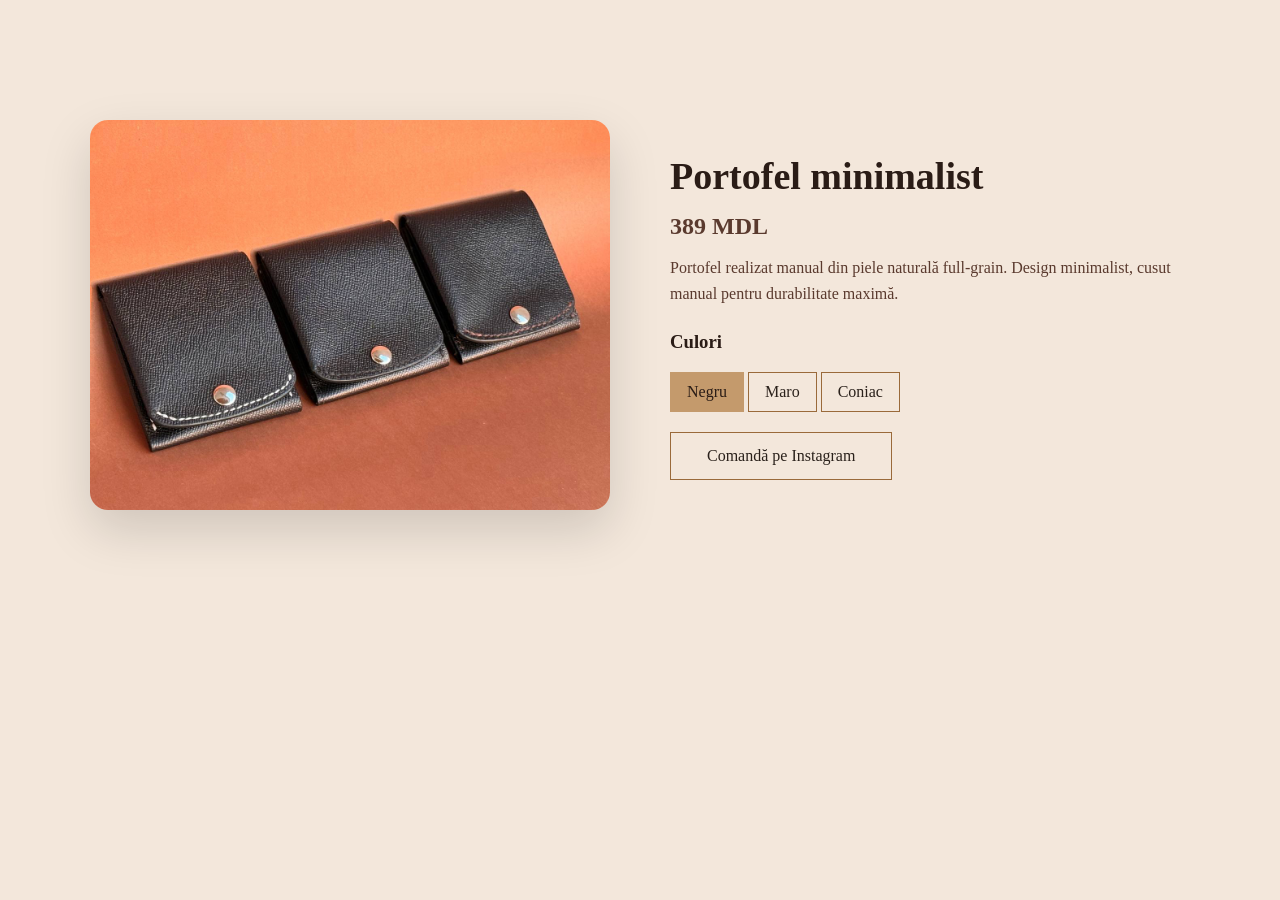
<file: products/portofel-classic.html>
<!DOCTYPE html>
<html lang="ro">
<head>
<meta charset="UTF-8">
<meta name="viewport" content="width=device-width, initial-scale=1.0">

<title>Portofel minimalist</title>

<style>
body{
margin:0;
font-family:-apple-system,BlinkMacSystemFont,"Segoe UI",Roboto;
background:#f3e7db;
color:#2a1c16;
}

.container{
max-width:1100px;
margin:100px auto;
display:grid;
grid-template-columns:1fr 1fr;
gap:60px;
padding:20px;
align-items:center;
}

/* IMAGE */
.image-box img{
width:100%;
border-radius:18px;
box-shadow:0 20px 50px rgba(0,0,0,0.15);
transition:0.3s;
}

.image-box img:hover{
transform:scale(1.02);
}

/* TEXT */
h1{
font-size:38px;
margin:0;
}

.price{
font-size:24px;
margin:15px 0;
font-weight:700;
color:#5a3a2e;
}

.desc{
color:#5a3a2e;
line-height:1.6;
margin-top:10px;
}

/* COLORS */
.colors{
margin-top:25px;
}

.color-btn{
 
display:inline-block;
 
padding:10px 16px;
 
border:1px solid #9A6A3A;
 
background:transparent;
 
color:#2A211B;
 
text-decoration:none;
 
transition:.35s;
}
 
.color-btn:hover{
 
background:#9A6A3A;
 
color:white;
 
transform:translateY(-2px);
 
}

.color-btn.active{
background:#c49a6c;
border-color:#c49a6c;
color:#2a1c16;
}

/* BUTTON */
.btn{

display:inline-block;

padding:14px 36px;

margin-top:20px; 
 
border:1px solid #9A6A3A;

background:transparent;

color:#2A211B;

text-decoration:none;

transition:.35s;
}

.btn:hover{

background:#9A6A3A;

color:white;

transform:translateY(-2px);

}
/* MOBILE */
@media(max-width:768px){
.container{
grid-template-columns:1fr;
text-align:center;
}
}
</style>
</head>

<body>

<div class="container">

<!-- IMAGE -->
<div class="image-box">
<img id="productImg" src="../image/portmoneu1.jpg" alt="Portofel piele naturală">
</div>

<!-- INFO -->
<div>

<h1>Portofel minimalist</h1>

<div class="price">389 MDL</div>

<div class="desc">
Portofel realizat manual din piele naturală full-grain.
Design minimalist, cusut manual pentru durabilitate maximă.
</div>

<!-- COLORS -->
<div class="colors">
<h3>Culori</h3>

<span class="color-btn active" onclick="changeColor(this,'black')">Negru</span>
<span class="color-btn" onclick="changeColor(this,'brown')">Maro</span>
<span class="color-btn" onclick="changeColor(this,'cognac')">Coniac</span>
</div>

<!-- BUTTON -->
<a class="btn"
href="https://ig.me/m/zalmoxis_leather?text=Salut!%20Vreau%20sa%20comand%20Portofel%20minimalist"
target="_blank">
Comandă pe Instagram
</a>

</div>

</div>

<script>
function changeColor(el, color){

// reset active
document.querySelectorAll(".color-btn").forEach(b=>{
b.classList.remove("active");
});
el.classList.add("active");

let img = document.getElementById("productImg");
 
if(color === "black"){
    img.src = "../image/portmoneu1.jpg";
}

if(color === "brown"){ 
    img.src = "../image/portmoneu1.jpg";
}

if(color === "cognac"){
    img.src = "../image/portmoneu1.jpg";
}
}
</script>

</body>
</html>
</file>
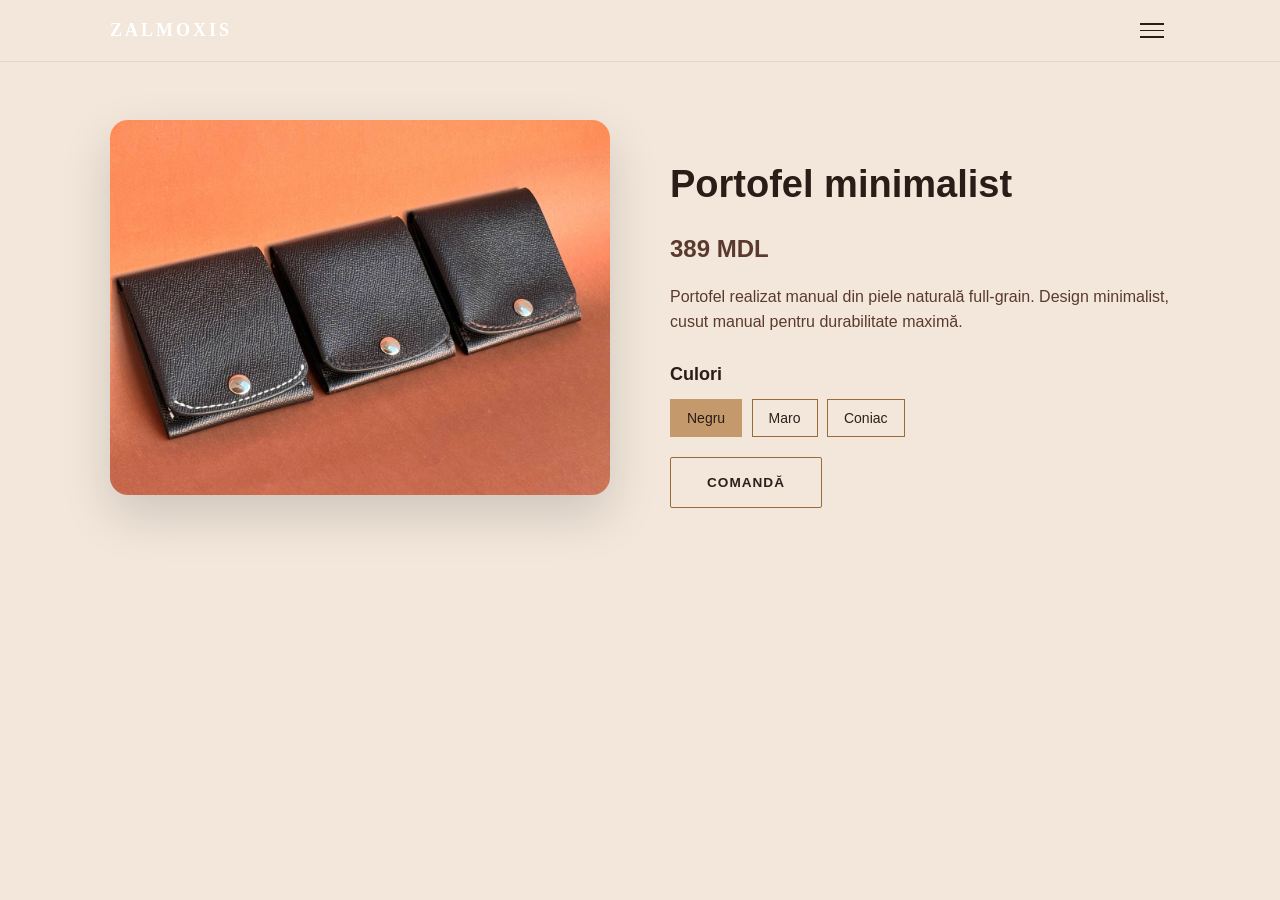
<file: products/portofel-minimalistic.html>
<!DOCTYPE html>
<html lang="ro">
<head>
    <meta charset="UTF-8">
    <meta name="viewport" content="width=device-width, initial-scale=1.0">
    <title>Portofel Minimalist - Zalmoxis Leather</title>

    <link rel="stylesheet" href="../style.css">

    <style>
        /* --- STILURI GENERALE ȘI PAGINĂ --- */
        body {
            margin: 0;
            font-family: -apple-system, BlinkMacSystemFont, "Segoe UI", Roboto, sans-serif;
            background: #f3e7db;
            color: #2a1c16;
            transition: background 0.3s, color 0.3s;
        }

        html.dark-mode body {
            background: #121212;
            color: #e0e0e0;
        }

        .container {
            max-width: 1100px;
            margin: 0 auto;
            margin-top: 80px !important; 
            display: grid;
            grid-template-columns: 1fr 1fr;
            gap: 60px;
            padding: 40px 20px;
            align-items: center;
        }

        /* IMAGE */
        .image-box img {
            width: 100%;
            border-radius: 18px;
            box-shadow: 0 20px 50px rgba(0,0,0,0.15);
            transition: 0.3s;
        }

        .image-box img:hover {
            transform: scale(1.02);
        }

        /* TEXT ȘI DETALII PRODUS */
        h1 {
            font-size: 38px;
            margin: 0;
        }

        .price {
            font-size: 24px;
            margin: 15px 0;
            font-weight: 700;
            color: #5a3a2e;
        }
        html.dark-mode .price { color: #c49a6c; }

        .desc {
            color: #5a3a2e;
            line-height: 1.6;
            margin-top: 10px;
        }
        html.dark-mode .desc { color: #b0a095; }

        /* COLORS */
        .colors {
            margin-top: 25px;
        }

        .colors h3 {
            margin-bottom: 10px;
            font-size: 18px;
        }

        .color-btn {
            display: inline-block;
            padding: 10px 16px;
            border: 1px solid #9A6A3A;
            background: transparent;
            color: #2A211B;
            cursor: pointer;
            font-family: inherit;
            font-size: 14px;
            transition: .35s;
            margin-right: 5px;
        }
         
        .color-btn:hover {
            background: #9A6A3A;
            color: white;
            transform: translateY(-2px);
        }

        .color-btn.active {
            background: #c49a6c;
            border-color: #c49a6c;
            color: #2a1c16;
        }

        html.dark-mode .color-btn {
            border-color: #c49a6c;
            color: #e0e0e0;
        }
        html.dark-mode .color-btn:hover,
        html.dark-mode .color-btn.active {
            background: #c49a6c;
            color: #121212;
        }

        /* BUTTON CUMPĂRĂ/COMANDĂ */
        .btn {
            display: inline-block;
            padding: 14px 36px;
            margin-top: 20px; 
            border: 1px solid #9A6A3A;
            background: transparent;
            color: #2A211B;
            text-decoration: none;
            transition: .35s;
        }

        .btn:hover {
            background: #9A6A3A;
            color: white;
            transform: translateY(-2px);
        }

        html.dark-mode .btn {
            border-color: #c49a6c;
            color: #e0e0e0;
        }
        html.dark-mode .btn:hover {
            background: #c49a6c;
            color: #121212;
        }

        /* --- HEADER FIXED --- */
        .main-header {
            background: #f3e7db; 
            position: fixed;
            top: 0;
            left: 0;
            width: 100%;
            z-index: 10000;
            border-bottom: 1px solid rgba(42, 28, 22, 0.08); 
            transition: background 0.3s, border-color 0.3s;
        }

        html.dark-mode .main-header {
            background: #121212; 
            border-bottom: 1px solid rgba(255, 255, 255, 0.08);
        }

        .header-container {
            max-width: 1100px;
            margin: 0 auto;
            padding: 12px 20px; 
            display: flex;
            justify-content: space-between;
            align-items: center;
        }

        .logo {
            font-size: 18px;
            font-weight: 700;
            text-decoration: none;
            color: #2a1c16; 
            letter-spacing: 3px;
            transition: color 0.3s;
        }
        html.dark-mode .logo { color: #e0e0e0; }

        /* HAMBURGER DISCRET */
        .hamburger {
            display: block;
            cursor: pointer;
            background: transparent;
            border: none;
            padding: 6px;
            z-index: 10002 !important; /* Îl punem peste absolut orice */
        }

        .bar {
            display: block;
            width: 24px;
            height: 1.5px;
            margin: 5px auto;
            transition: all 0.3s ease-in-out;
            background-color: #2a1c16;
        }
        html.dark-mode .bar { background-color: #e0e0e0; }

        .hamburger.active .bar:nth-child(2) { opacity: 0; }
        .hamburger.active .bar:nth-child(1) { transform: translateY(6.5px) rotate(45deg); }
        .hamburger.active .bar:nth-child(3) { transform: translateY(-6.5px) rotate(-45deg); }

        /* --- OVERLAY UNIC PENTRU EVITAREA CONFLICTELOR DIN CSS-UL EXTERN --- */
        .zalmoxis-menu-overlay {
            position: fixed !important;
            top: 0 !important;
            left: 0 !important;
            width: 100% !important;
            height: 100vh !important;
            background-color: #f3e7db !important;
            z-index: 10001 !important; /* Sub buton, dar peste site */
            
            /* Ascundere inițială completă */
            opacity: 0 !important;
            visibility: hidden !important;
            transform: translateY(-20px) !important;
            transition: opacity 0.3s ease, visibility 0.3s ease, transform 0.3s ease !important;
            
            /* Forțare aranjare text */
            display: flex !important;
            flex-direction: column !important;
            align-items: center !important;
            justify-content: center !important;
        }

        html.dark-mode .zalmoxis-menu-overlay {
            background-color: #121212 !important;
        }

        /* Stilul când meniul este deschis */
        .zalmoxis-menu-overlay.active {
            opacity: 1 !important;
            visibility: visible !important;
            transform: translateY(0) !important;
        }

        .zalmoxis-links-container {
            display: flex !important;
            flex-direction: column !important;
            align-items: center !important;
            gap: 30px !important;
            width: 100% !important;
        }

        .zalmoxis-links-container a {
            text-decoration: none !important;
            color: #2a1c16 !important;
            font-size: 26px !important;
            font-weight: 500 !important;
            letter-spacing: 1px !important;
            transition: color 0.3s !important;
            display: block !important;
            text-align: center !important;
        }
        html.dark-mode .zalmoxis-links-container a { color: #e0e0e0 !important; }
        .zalmoxis-links-container a:hover { color: #9A6A3A !important; }

        .menu-spacer {
            height: 10px;
        }

        /* BUTONUL DIN INTERIORUL MENIULUI */
        .theme-toggle-inline {
            background: transparent !important;
            border: 1px solid rgba(154, 106, 58, 0.4) !important;
            padding: 12px 24px !important;
            border-radius: 25px !important;
            color: #5a3a2e !important;
            cursor: pointer !important;
            display: flex !important;
            align-items: center !important;
            justify-content: center !important;
            gap: 10px !important;
            font-family: inherit !important;
            font-size: 15px !important;
            transition: all 0.3s !important;
        }

        html.dark-mode .theme-toggle-inline {
            border-color: rgba(196, 154, 108, 0.4) !important;
            color: #b0a095 !important;
        }

        /* RESPONSIVE DESIGN */
        @media(max-width:768px){
            .container {
                grid-template-columns: 1fr;
                text-align: center;
                margin-top: 60px !important;
                padding-top: 20px;
            }
            .zalmoxis-links-container a {
                font-size: 24px !important;
            }
        }
    </style>
</head>
<body>

<header class="main-header">
    <div class="header-container">
        <a href="../index.html" class="logo">ZALMOXIS</a>
        
        <button class="hamburger" aria-label="Deschide meniul">
            <span class="bar"></span>
            <span class="bar"></span>
            <span class="bar"></span>
        </button>
    </div>
</header>

<div class="zalmoxis-menu-overlay">
    <nav class="zalmoxis-links-container">
        <a href="../index.html">Acasă</a>
        <a href="../index.html#produse">Produse</a>
        <a href="../index.html#despre">Despre Noi</a>
        <a href="../index.html#contact">Contact</a>
        
        <div class="menu-spacer"></div>

        <button id="themeToggleBtn" class="theme-toggle-inline" aria-label="Schimbă tema">
            <span class="theme-text">Mod Întunecat</span>
            <span class="theme-icons">
                <svg class="sun-icon" xmlns="http://www.w3.org/2000/svg" fill="none" viewBox="0 0 24 24" stroke="currentColor" style="display:none; width:18px; height:18px;">
                    <path stroke-linecap="round" stroke-linejoin="round" stroke-width="2" d="M12 3v1m0 16v1m9-9h-1M4 12H3m15.364-6.364l-.707.707M6.343 17.657l-.707.707m12.728 0l-.707-.707M6.343 6.344l-.707-.707M12 5a7 7 0 100 14 7 7 0 000-14z" />
                </svg>
                <svg class="moon-icon" xmlns="http://www.w3.org/2000/svg" fill="none" viewBox="0 0 24 24" stroke="currentColor" style="width:18px; height:18px;">
                    <path stroke-linecap="round" stroke-linejoin="round" stroke-width="2" d="M20.354 15.354A9 9 0 018.646 3.646 9.003 9.003 0 0012 21a9.003 9.003 0 008.354-5.646z" />
                </svg>
            </span>
        </button>
    </nav>
</div>

<div class="container">

    <div class="image-box">
        <img id="productImg" src="../image/portmoneu1.jpg" alt="Portofel piele naturală">
    </div>

    <div>
        <h1 id="productTitle">Portofel minimalist</h1>
        <div class="price" id="priceValue">389 MDL</div>
        <div class="desc" id="productDesc">
            Portofel realizat manual din piele naturală full-grain. Design minimalist, cusut manual pentru durabilitate maximă.
        </div>

        <div class="colors">
            <h3>Culori</h3>
            <button class="color-btn active" onclick="changeColor(this,0)">Negru</button>
            <button class="color-btn" onclick="changeColor(this,1)">Maro</button>
            <button class="color-btn" onclick="changeColor(this,2)">Coniac</button>
        </div>

        <a class="btn" href="https://ig.me/m/zalmoxis_leather?text=Salut!%20Vreau%20sa%20comand%20Portofel%20minimalist" target="_blank">
            Comandă
        </a>
    </div>

</div>

<script>
// 1. Logica meniului Hamburger
const hamburger = document.querySelector(".hamburger");
const navOverlay = document.querySelector(".zalmoxis-menu-overlay");

hamburger.addEventListener("click", () => {
    hamburger.classList.toggle("active");
    navOverlay.classList.toggle("active");
    
    if(navOverlay.classList.contains("active")) {
        document.body.style.overflow = "hidden";
    } else {
        document.body.style.overflow = "auto";
    }
});

document.querySelectorAll(".zalmoxis-links-container a").forEach(n => n.addEventListener("click", () => {
    hamburger.classList.remove("active");
    navOverlay.classList.remove("active");
    document.body.style.overflow = "auto";
}));

// Închidere la click în afara meniului (pe marginile stânga/dreapta)
navOverlay.addEventListener("click", (e) => {
    const aFostPeLinkSauButon = e.target.closest(".zalmoxis-links-container a") || e.target.closest("#themeToggleBtn");
    
    if (!aFostPeLinkSauButon) {
        hamburger.classList.remove("active");
        navOverlay.classList.remove("active");
        document.body.style.overflow = "auto";
    }
});

// 2. Logica Dark Mode
const btn = document.getElementById('themeToggleBtn');
const sunIcon = btn.querySelector('.sun-icon');
const moonIcon = btn.querySelector('.moon-icon');
const themeText = btn.querySelector('.theme-text');

function updateIcons(isDark) {
    if (isDark) {
        sunIcon.style.display = 'block';
        moonIcon.style.display = 'none';
        themeText.textContent = 'Mod Luminos';
    } else {
        sunIcon.style.display = 'none';
        moonIcon.style.display = 'block';
        themeText.textContent = 'Mod Întunecat';
    }
}

function setTheme(isDark) {
    if (isDark) {
        document.documentElement.classList.add('dark-mode');
        localStorage.setItem('darkMode', 'enabled');
    } else {
        document.documentElement.classList.remove('dark-mode');
        localStorage.setItem('darkMode', 'disabled');
    }
    updateIcons(isDark);
}

const savedTheme = localStorage.getItem('darkMode');
const prefersDarkScheme = window.matchMedia('(prefers-color-scheme: dark)');

if (savedTheme === 'enabled') {
    setTheme(true);
} else if (savedTheme === 'disabled') {
    setTheme(false);
} else {
    setTheme(prefersDarkScheme.matches);
}

btn.addEventListener('click', () => {
    const isCurrentlyDark = document.documentElement.classList.contains('dark-mode');
    setTheme(!isCurrentlyDark);
});

// Schimbare culori produs
window.zalmoxisColorImages = [
    "../image/portmoneu1.jpg",
    "../image/portmoneu1.jpg",
    "../image/portmoneu1.jpg"
];

function changeColor(el, idx){
    document.querySelectorAll(".color-btn").forEach(b => {
        b.classList.remove("active");
    });
    el.classList.add("active");

    let img = document.getElementById("productImg");
    if(window.zalmoxisColorImages && window.zalmoxisColorImages[idx]){
        img.src = window.zalmoxisColorImages[idx];
    }
}

// Preluare date editabile din panoul de administrare (products-data/portofel-minimalistic.json)
fetch("../products-data/portofel-minimalistic.json")
    .then(r => r.json())
    .then(data => {
        if (data.title) {
            document.title = data.title + " - Zalmoxis Leather";
            const h1 = document.getElementById("productTitle");
            if (h1) h1.textContent = data.title;
        }
        if (data.price) {
            const p = document.getElementById("priceValue");
            if (p) p.textContent = data.price;
        }
        if (data.description) {
            const d = document.getElementById("productDesc");
            if (d) d.textContent = data.description;
        }
        if (data.mainImage) {
            const img = document.getElementById("productImg");
            if (img) img.src = "../" + data.mainImage;
        }
        if (Array.isArray(data.colors) && data.colors.length) {
            window.zalmoxisColorImages = data.colors.map(c => "../" + c.image);
            const buttons = document.querySelectorAll(".color-btn");
            data.colors.forEach((c, i) => {
                if (buttons[i]) buttons[i].textContent = c.name;
            });
        }
    })
    .catch(err => console.warn("Nu s-au putut încărca datele produsului:", err));
</script>

</body>
</html>
</file>
<file: style.css>
/* ==========================================================================
   1. RESETARE ELEMENTE & VARIABLE (Dark Mode) 
   ========================================================================== */
* {
    margin: 0;
    padding: 0;
    box-sizing: border-box;
}

/* Culorile implicite: Modul Luminos (Light Mode) */
:root {
    --color-dark: #1a1512;      /* Negru-maroniu închis pentru text */
    --color-accent: #8c6239;    /* Maro pielărie / cognac */
    --color-light: #fbf9f6;     /* Fundal general crem foarte deschis */
    --color-grey: #666;         /* Text secundar gri */
    --color-card-bg: white;     /* Fundalul casetelor de produse/pași */
    --font-heading: 'Cinzel', serif;
    --font-body: 'Montserrat', sans-serif;
}

/* DETECTARE AUTOMATĂ: Modul Întunecat (Dark Mode) după setarea telefonului */
@media (prefers-color-scheme: dark) {
    :root {
        --color-dark: #fbf9f6;      /* Textul devine deschis la culoare */
        --color-light: #120e0c;     /* Fundalul general devine foarte închis */
        --color-card-bg: #1a1512;   /* Casetele devin maro-închis în loc de alb */
        --color-grey: #aaa;         /* Textul secundar devine mai deschis/lizibil */
    }
}

/* ==========================================================================
   2. STRUCTURĂ GENERALĂ & TIPOGRAFIE
   ========================================================================== */
html {
    scroll-behavior: smooth;
}

body {
    font-family: var(--font-body);
    background-color: var(--color-light);
    color: var(--color-dark);
    line-height: 1.6;
    transition: background-color 0.3s ease, color 0.3s ease;
}

/* Adaugă și alte stiluri necesare pentru dark mode aici */

.container {
    width: 90%;
    max-width: 1100px;
    margin: 0 auto;
    padding: 60px 0;
}

.text-center { text-align: center; }
.grid-2 { display: grid; grid-template-columns: 1fr 1fr; gap: 40px; align-items: center; }

/* ==========================================================================
   3. BUTOANE
   ========================================================================== */
.btn {
    display: inline-block;
    padding: 12px 28px;
    background-color: var(--color-accent);
    color: white;
    text-decoration: none;
    text-transform: uppercase;
    font-size: 0.85rem;
    font-weight: 600;
    letter-spacing: 1px;
    border-radius: 2px;
    transition: all 0.3s ease;
    margin-top: 20px;
}
.btn:hover { background-color: var(--color-dark); color: var(--color-light); }
.btn-dark { background-color: var(--color-dark); color: var(--color-light); }
.btn-dark:hover { background-color: var(--color-accent); color: white; }

/* ==========================================================================
   4. HEADER & NAVIGAȚIE
   ========================================================================== */
header {
    background-color: rgba(26, 21, 18, 0.95);
    position: fixed;
    width: 100%;
    top: 0;
    left: 0;
    z-index: 1000;
    border-bottom: 1px solid rgba(140, 98, 57, 0.2);
}

.nav-container {
    display: flex;
    justify-content: space-between;
    align-items: center;
    max-width: 1100px;
    margin: 0 auto;
    padding: 20px 5%;
}

/* REPARAT: Am forțat logo-ul să nu aibă linie dedesubt direct aici */
.logo {
    font-family: var(--font-heading);
    color: white !important;
    font-size: 1.5rem;
    letter-spacing: 3px;
    font-weight: 700;
    text-decoration: none !important; 
    border-bottom: none !important;
}

.nav-menu a {
    color: #e5e5e5;
    text-decoration: none;
    text-transform: uppercase;
    font-size: 0.8rem;
    letter-spacing: 1px;
    margin-left: 25px;
    transition: color 0.3s;
}
.nav-menu a:hover, .nav-menu a.active { color: var(--color-accent); }

.menu-toggle {
    display: none;
    background: none;
    border: none;
    color: white;
    font-size: 1.8rem;
    cursor: pointer;
    z-index: 1001;
}

/* Grupează linkurile de navigare + comutatorul de limbă + hamburger,
   ca să nu strice alinierea "space-between" dintre logo și restul header-ului */
.nav-right {
    display: flex;
    align-items: center;
    gap: 22px;
}

/* --- Comutator limbă RO / EN (segmented control, clar vizibil) --- */
.lang-seg {
    display: inline-flex;
    align-items: center;
    vertical-align: middle;
    border: 1px solid rgba(255, 255, 255, 0.25);
    border-radius: 20px;
    padding: 3px;
    gap: 3px;
    margin-left: 22px;
}
.lang-seg-btn {
    border: none;
    background: transparent;
    font-family: var(--font-body);
    font-size: 11px;
    font-weight: 700;
    letter-spacing: .03em;
    color: #e5e5e5;
    padding: 5px 14px;
    border-radius: 16px;
    cursor: pointer;
    transition: background 0.2s ease, color 0.2s ease;
}
.lang-seg-btn.is-active {
    background: var(--color-accent);
    color: #fff;
}

/* ==========================================================================
   5. SECȚIUNI PAGINĂ (Hero, Featured, Produse, Atelier, Proces)
   ========================================================================== */
/* Hero */
.hero {
    /* Calea către imaginea ta de fundal */
    background-image: linear-gradient(rgba(0, 0, 0, 0.5), rgba(0, 0, 0, 0.5)), url('image/portmoneu-masina-negru.jpg');
    
    /* Proprietăți pentru centrarea și acoperirea corectă a spațiului */
    background-size: cover;
    background-position: center;
    background-repeat: no-repeat;
    
    /* Înălțimea secțiunii (ajustează valoarea dacă vrei să fie mai înaltă sau mai scundă) */
    min-height: 80vh; 
    
    /* Alinierea textului pe centru */
    display: flex;
    align-items: center;
    justify-content: center;
    text-align: center;
    color: #ffffff; /* Schimbă textul în alb ca să fie vizibil peste imagine */
}

.hero h1 {
    font-family: var(--font-heading);
    font-size: 3.5rem;
    letter-spacing: 4px;
    margin-bottom: 10px;
}

.slogan {
    font-size: 1.2rem;
    font-weight: 300;
    letter-spacing: 2px;
}

/* Produs Recomandat */
.featured-product { background-color: var(--color-card-bg); transition: background-color 0.3s; }
.tag { font-size: 0.75rem; text-transform: uppercase; color: var(--color-accent); font-weight: 600; letter-spacing: 2px; }
.featured-text h2 { font-family: var(--font-heading); font-size: 2.5rem; margin: 10px 0 20px; }
.featured-image img { width: 100%; max-height: 450px; object-fit: cover; border-radius: 4px; box-shadow: 0 10px 25px rgba(0,0,0,0.05); }

/* Secțiunea Titluri */
.section-title { font-family: var(--font-heading); font-size: 2.2rem; margin-bottom: 40px; text-align: center; position: relative; }
.section-title::after { content: ''; display: block; width: 50px; height: 2px; background: var(--color-accent); margin: 15px auto 0; }

/* Grilă Produse */
.products-grid { display: grid; grid-template-columns: repeat(auto-fit, minmax(280px, 1fr)); gap: 30px; }
.product-card { background-color: var(--color-card-bg); padding: 20px; text-align: center; border-radius: 4px; box-shadow: 0 5px 15px rgba(0,0,0,0.02); transition: transform 0.3s, background-color 0.3s; }
.product-card:hover { transform: translateY(-5px); }
.product-img-box { height: 250px; margin-bottom: 20px; overflow: hidden; border-radius: 2px; }
.product-img-box img { width: 100%; height: 100%; object-fit: cover; }
.product-card h3 { font-family: var(--font-heading); font-size: 1.3rem; margin-bottom: 5px; }
.product-card p { color: var(--color-grey); font-size: 0.9rem; }

/* Despre Atelier */
.about-section { background-color: #f2eee9; transition: background-color 0.3s; }
@media (prefers-color-scheme: dark) {
    .about-section { background-color: #181310; } 
}
.about-image img { width: 100%; max-height: 400px; object-fit: cover; border-radius: 4px; }
.about-text h2 { font-family: var(--font-heading); font-size: 2.2rem; margin-bottom: 20px; }
.about-text p { margin-bottom: 15px; font-size: 0.95rem; }

/* PROCESS */
.process {
    padding: 80px 0;
    background-color: #fafafa; /* Fundal deschis, similar imaginii */
}

.process-grid {
    display: grid;
    grid-template-columns: repeat(2, 1fr); /* Grilă 2x2 */
    max-width: 1200px;
    margin: 0 auto;
    /* Liniile decorative superioară și inferioară pentru întreaga secțiune */
    border-top: 1px solid #c9a063; 
    border-bottom: 1px solid #c9a063;
}

.process-step {
    position: relative; /* Pentru a poziționa numărul pe fundal */
    padding: 60px 40px;
    display: flex;
    justify-content: space-between;
    align-items: flex-start;
    border-bottom: 1px solid #e0e0e0; /* Linie deschizătoare între rânduri */
}

/* Liniile decorative orizontale pentru fiecare pas */
.process-step::before,
.process-step::after {
    content: '';
    position: absolute;
    left: 40px;
    right: 40px;
    height: 1px;
    background-color: #c9a063; /* Culoarea aurie/maro a liniilor */
}

.process-step::before {
    top: 30px; /* Poziția liniei de sus în interiorul pasului */
}

.process-step::after {
    bottom: 30px; /* Poziția liniei de jos în interiorul pasului */
}

/* Stilul textului din stânga */
.step-content {
    flex: 1;
    padding-right: 30px;
    z-index: 2; /* Deasupra numărului */
}

.step-content h3 {
    font-size: 20px;
    font-weight: 700;
    margin-bottom: 10px;
    color: #1a1a1a;
}

.step-content p {
    font-size: 14px;
    line-height: 1.6;
    color: #666;
    max-width: 300px; /* Limitarea lățimii textului */
}

/* Stilul numărului mare de pe fundal */
.step-number {
    font-size: 48px;
    font-weight: 700;
    font-family: 'Cinzel', serif; /* Fontul din imagine */
    color: rgba(201, 160, 99, 0.2); /* Culoarea aurie/maro, foarte transparentă */
    z-index: 1;
    position: absolute;
    right: 40px;
    top: 50%;
    transform: translateY(-50%); /* Centrare verticală */
}
/* ==========================================================================
   6. CONTACT & SUBSOL
   ========================================================================== */
.contact-section { background-color: #1a1512; color: #fbf9f6; padding: 80px 0; }
.contact-section h2 { font-family: var(--font-heading); font-size: 2.2rem; margin-bottom: 15px; }
.contact-section p { color: #ccc; max-width: 600px; margin: 0 auto 30px; }
.btn-instagram { background: linear-gradient(45deg, #f09433 0%, #e6683c 25%, #dc2743 50%, #cc2366 75%, #bc1888 100%); color: white; border: none; }
.instagram-handle { margin-top: 10px !important; font-size: 0.85rem; color: var(--color-accent) !important; letter-spacing: 1px; }

footer { background-color: #110e0c; color: #555; text-align: center; padding: 25px 0; font-size: 0.8rem; border-top: 1px solid #221c18; }

/* ==========================================================================
   BUTON FLOTANT CONTACT (Instagram + Viber)
   ========================================================================== */
.zfab-wrap {
    position: fixed;
    right: 20px;
    bottom: calc(20px + env(safe-area-inset-bottom, 0px));
    z-index: 9999;
    display: flex;
    flex-direction: column-reverse;
    align-items: center;
    gap: 12px;
}
.zfab-main {
    width: 56px;
    height: 56px;
    border-radius: 50%;
    background: var(--color-accent);
    border: none;
    cursor: pointer;
    display: flex;
    align-items: center;
    justify-content: center;
    box-shadow: 0 8px 20px rgba(0,0,0,.28);
    transition: transform .25s ease;
}
.zfab-main:hover { transform: scale(1.06); }
.zfab-icon-plus { width: 24px; height: 24px; transition: transform .3s ease; }
.zfab-wrap.open .zfab-icon-plus { transform: rotate(45deg); }
.zfab-option {
    width: 46px;
    height: 46px;
    border-radius: 50%;
    display: flex;
    align-items: center;
    justify-content: center;
    box-shadow: 0 6px 16px rgba(0,0,0,.25);
    opacity: 0;
    transform: translateY(10px) scale(.75);
    pointer-events: none;
    transition: opacity .22s ease, transform .22s ease;
    text-decoration: none !important;
    border: none !important;
}
.zfab-wrap.open .zfab-option { opacity: 1; transform: translateY(0) scale(1); pointer-events: auto; }
.zfab-viber { background: #7360f2; }
.zfab-instagram { background: linear-gradient(45deg, #f09433 0%, #e6683c 25%, #dc2743 50%, #cc2366 75%, #bc1888 100%); }
.zfab-label {
    position: absolute;
    right: 60px;
    white-space: nowrap;
    background: var(--color-dark);
    color: var(--color-light);
    font-size: 12px;
    font-weight: 600;
    padding: 5px 10px;
    border-radius: 4px;
    opacity: 0;
    pointer-events: none;
    transition: opacity .2s ease;
}
.zfab-option:hover .zfab-label { opacity: 1; }
@media (max-width: 768px) {
    .zfab-label { display: none; }
}

/* ==========================================================================
   7. RESPONSIVITATE PENTRU TABLETE ȘI TELEFOANE
   ========================================================================== */
@media (max-width: 768px) {
    .grid-2 { grid-template-columns: 1fr; }
    .hero h1 { font-size: 2.3rem; }
    .slogan { font-size: 1rem; }
    
    .menu-toggle { display: block !important; }

    .nav-right { gap: 12px; }

    .lang-seg {
        margin: 16px 0 0;
        align-self: center;
        width: fit-content;
        flex-shrink: 0;
    }
    
    .nav-menu {
        display: none;
        flex-direction: column;
        position: absolute;
        top: 100%;
        left: 0;
        width: 100%;
        background-color: #1a1512;
        padding: 20px 0;
        border-bottom: 2px solid var(--color-accent);
    }
    
    .nav-menu.active { display: flex !important; }
    
    .nav-menu a { 
        margin: 12px 0; text-align: center; width: 100%; display: block; font-size: 0.9rem; color: #e5e5e5;
    }
    
    .featured-text { order: 2; text-align: center; }
    .featured-image { order: 1; }
}

@media (max-width: 480px) {
    .swiper { height: 280px !important; }
}

/* ==========================================================================
   REPARARE CORECTĂ LINK-URI PRODUSE
   ========================================================================== */
.products-section a,
.products-grid a,
.product-card-link,
.product-card-link:visited,
.product-card-link:hover,
.product-card-link:active {
    text-decoration: none !important;
    color: var(--color-dark) !important;
    border-bottom: none !important;
    outline: none !important;
}

.view-more {
    display: inline-block;
    margin-top: 15px;
    font-size: 0.85rem;
    color: var(--color-accent) !important;
    font-weight: 600;
    text-transform: uppercase;
    letter-spacing: 1px;
    transition: transform 0.3s ease;
    text-decoration: none !important;
}

.product-card:hover .view-more {
    transform: translateX(5px);
}
.swiper {
    width: 100% !important;
    height: auto !important; /* Lăsăm înălțimea să se adapteze la imagine */
    min-height: 300px;      /* Minimul ca să nu fie invizibil */
    background: transparent !important;
}

.swiper-wrapper {
    align-items: center;
}

.swiper-slide img {
    display: block !important;
    width: 100% !important;
    height: auto !important;
    object-fit: cover !important;
    border-radius: 16px;
}
@media(max-width: 768px) {
    .product-container {
        display: flex !important; /* Folosește flexbox pentru a alinia pe verticală */
        flex-direction: column;   /* Elementele se vor așeza unul sub altul */
        margin-top: 100px !important; /* Ajustează valoarea dacă e prea sus */
        padding: 20px !important;
        width: 100% !important;
    }
    
    .image-box {
        position: relative !important; /* Asigură-te că nu e absolute */
        width: 100% !important;
        margin-bottom: 30px !important;
    }
    
    .product-details {
        position: relative !important; /* Asigură că textul stă sub poze */
        margin-top: 0 !important;
    }
}
.mySwiper2 { 
    height: auto; /* În loc de 400px */
    width: 100%; 
    margin-bottom: 20px; 
}
.mySwiper { height: 80px; box-sizing: border-box; padding: 10px 0; }
.mySwiper .swiper-slide { width: 20%; height: 100%; opacity: 0.4; cursor: pointer; }
.mySwiper .swiper-slide-thumb-active { opacity: 1; border: 2px solid #bd9b7a; } /* Culoarea bordurii active */
.mySwiper .swiper-slide img { display: block; width: 100%; height: 100%; object-fit: cover; }

/* FORȚARE SEPARARE PE PAGINA DE PRODUS */
.product-container {
    display: flex !important;
    flex-direction: column !important;
    align-items: center !important;
    justify-content: flex-start !important;
}

.image-box {
    flex: 0 0 auto !important;
    width: 100% !important;
    margin-bottom: 40px !important; /* Adaugă spațiu generos sub imagini */
}

.product-details {
    flex: 0 0 auto !important;
    width: 100% !important;
    text-align: center !important;
    padding-top: 20px !important;
    border-top: 1px solid #e0e0e0; /* O linie fină pentru a separa vizual */
}

.action-buttons-group {
    display: flex !important;
    justify-content: center !important;
    gap: 20px !important;
    margin-top: 30px !important;
    flex-wrap: wrap; /* Butoanele coboară pe rând nou dacă nu au loc */
}
</file>
